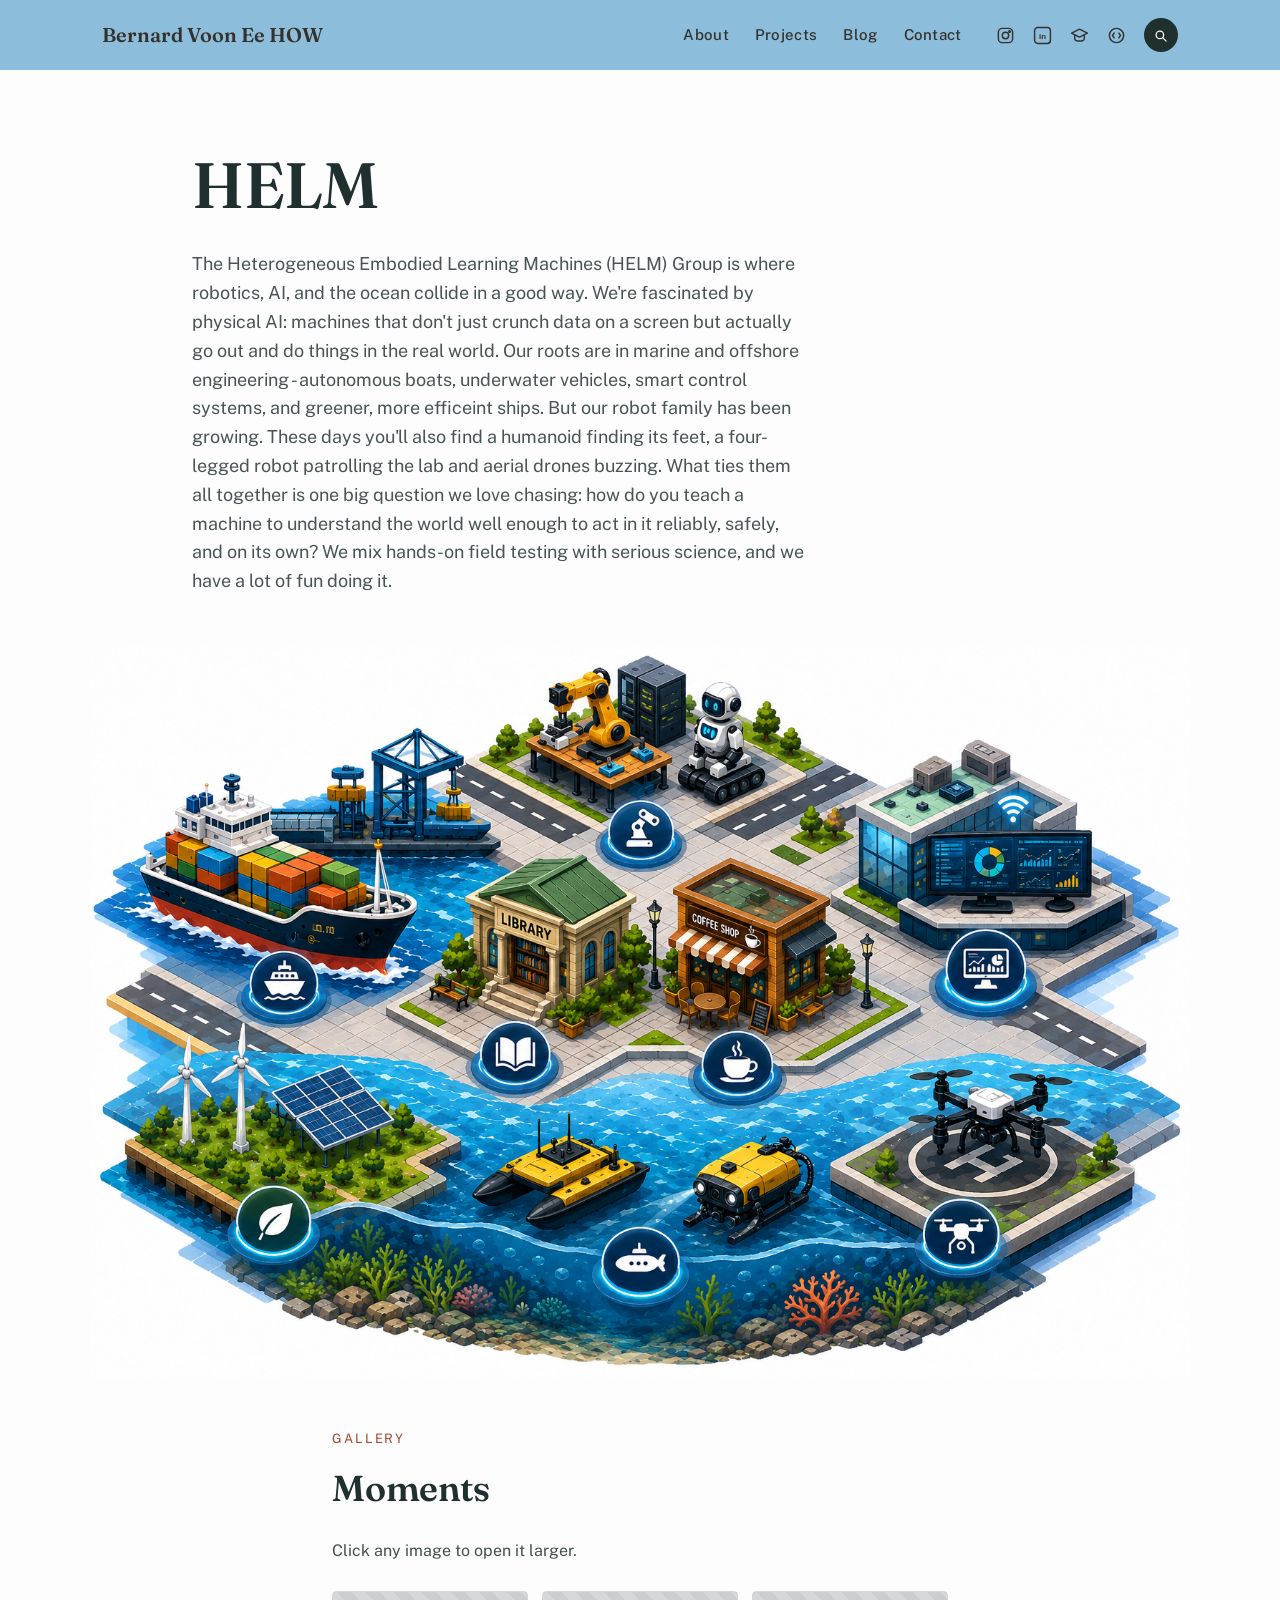
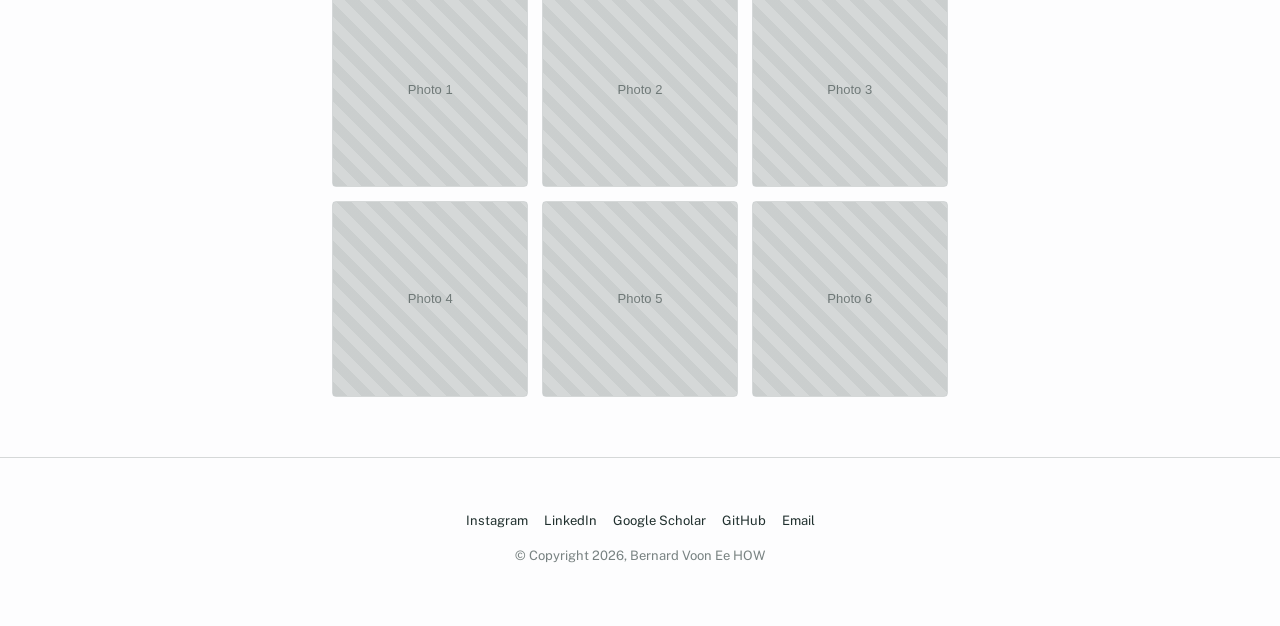
<file: index.html>
<!DOCTYPE html>
<html lang="en">
<head>
<meta charset="UTF-8">
<meta name="viewport" content="width=device-width, initial-scale=1.0">
<title>Bernard Voon Ee HOW</title>
<link rel="preconnect" href="https://fonts.googleapis.com">
<link href="https://fonts.googleapis.com/css2?family=Fraunces:opsz,wght@9..144,400;9..144,500;9..144,600&family=Public+Sans:wght@400;500;600&display=swap" rel="stylesheet">
<link rel="stylesheet" href="assets/css/style.css">
</head>
<body>

<header class="site-header">
  <div class="inner">
    <a class="logo" href="index.html">Bernard Voon Ee HOW</a>
    <div class="nav-group">
      <ul class="site-nav">
        <li><a href="about.html">About</a></li>
        <li><a href="projects.html">Projects</a></li>
        <li><a href="blog/index.html">Blog</a></li>
        <li><a href="contact.html">Contact</a></li>
      </ul>
      <div class="header-icons">
        <a href="https://instagram.com/yourhandle" target="_blank" rel="noopener" aria-label="Instagram">
          <svg viewBox="0 0 24 24" fill="none" stroke="currentColor" stroke-width="1.8"><rect x="3" y="3" width="18" height="18" rx="5"/><circle cx="12" cy="12" r="4"/><circle cx="17.2" cy="6.8" r="1"/></svg>
        </a>
        <a href="https://www.linkedin.com/in/bernard-how/" target="_blank" rel="noopener" aria-label="LinkedIn">
          <svg viewBox="0 0 24 24"><rect x="2" y="2" width="20" height="20" rx="4" fill="none" stroke="currentColor" stroke-width="1.8"/><text x="12" y="16" font-size="10" text-anchor="middle" fill="currentColor" font-family="sans-serif" font-weight="700">in</text></svg>
        </a>
        <a href="https://scholar.google.com/citations?user=pm2e44QAAAAJ&hl=en" target="_blank" rel="noopener" aria-label="Google Scholar">
          <svg viewBox="0 0 24 24" fill="none" stroke="currentColor" stroke-width="1.8" stroke-linejoin="round"><path d="M2 9l10-5 10 5-10 5-10-5z"/><path d="M6 11v5c0 1.5 2.5 3 6 3s6-1.5 6-3v-5"/></svg>
        </a>
        <a href="https://github.com/bernard-how" target="_blank" rel="noopener" aria-label="GitHub">
          <svg viewBox="0 0 24 24" fill="none" stroke="currentColor" stroke-width="1.8" stroke-linecap="round" stroke-linejoin="round"><circle cx="12" cy="12" r="9"/><path d="M9 9l-2 3 2 3M15 9l2 3-2 3"/></svg>
        </a>
        <a href="#" class="search-btn" aria-label="Search">
          <svg viewBox="0 0 24 24" fill="none" stroke="currentColor" stroke-width="2" stroke-linecap="round"><circle cx="11" cy="11" r="6"/><line x1="16" y1="16" x2="21" y2="21"/></svg>
        </a>
      </div>
    </div>
  </div>
</header>

<section class="hero">
  <h1>HELM</h1>
  <p class="lede">The Heterogeneous Embodied Learning Machines (HELM) Group is where robotics, AI, and the ocean collide in a good way. We're fascinated by physical AI: machines that don't just crunch data on a screen but actually go out and do things in the real world. Our roots are in marine and offshore engineering - autonomous boats, underwater vehicles, smart control systems, and greener, more efficeint ships. But our robot family has been growing. These days you'll also find a humanoid finding its feet, a four-legged robot patrolling the lab and aerial drones buzzing. What ties them all together is one big question we love chasing: how do you teach a machine to understand the world well enough to act in it reliably, safely, and on its own? We mix hands-on field testing with serious science, and we have a lot of fun doing it.</p>
</section>

<nav id="city-map" aria-label="Interactive maritime navigation map">
  <div class="interactive-map">
    <img
      src="assets/images/maritime-map.png"
      alt="Interactive maritime technology map"
      class="map-image"
    >

    <a href="ships.html" class="logo-hotspot logo-ships" aria-label="Ships">
      <span class="hotspot-tooltip">Ships</span>
    </a>

    <a href="robotics.html" class="logo-hotspot logo-robotics" aria-label="Robotics">
      <span class="hotspot-tooltip">Robotics</span>
    </a>

    <a href="digitalization.html" class="logo-hotspot logo-digitalization" aria-label="Digitalization">
      <span class="hotspot-tooltip">Digitalization</span>
    </a>

    <a href="publications.html" class="logo-hotspot logo-library" aria-label="Publications">
      <span class="hotspot-tooltip">Publications</span>
    </a>

    <a href="contact.html" class="logo-hotspot logo-contact" aria-label="Contact">
      <span class="hotspot-tooltip">Contact</span>
    </a>

    <a href="sustainability.html" class="logo-hotspot logo-sustainability" aria-label="Sustainability">
      <span class="hotspot-tooltip">Sustainability</span>
    </a>

    <a href="underwater-vehicles.html" class="logo-hotspot logo-underwater" aria-label="Underwater vehicles">
      <span class="hotspot-tooltip">Underwater Vehicles</span>
    </a>

    <a href="drone.html" class="logo-hotspot logo-drone" aria-label="Drone">
      <span class="hotspot-tooltip">Drone</span>
    </a>
  </div>
</nav>

<section class="page-section" style="padding-top:0;">
  <div class="eyebrow">Gallery</div>
  <h2>Moments</h2>
  <p>Click any image to open it larger.</p>

  <div class="gallery-grid" id="gallery">
    <button class="gallery-item" data-index="0"><span class="ph">Photo 1</span></button>
    <button class="gallery-item" data-index="1"><span class="ph">Photo 2</span></button>
    <button class="gallery-item" data-index="2"><span class="ph">Photo 3</span></button>
    <button class="gallery-item" data-index="3"><span class="ph">Photo 4</span></button>
    <button class="gallery-item" data-index="4"><span class="ph">Photo 5</span></button>
    <button class="gallery-item" data-index="5"><span class="ph">Photo 6</span></button>
  </div>
</section>

<div class="lightbox" id="lightbox" aria-hidden="true">
  <button class="lightbox-close" id="lightbox-close" aria-label="Close">&times;</button>
  <button class="lightbox-prev" id="lightbox-prev" aria-label="Previous image">&#8249;</button>
  <div class="lightbox-content">
    <span class="ph" id="lightbox-img">Photo</span>
  </div>
  <button class="lightbox-next" id="lightbox-next" aria-label="Next image">&#8250;</button>
</div>

<footer class="site-footer">
  <ul class="socials">
    <li><a href="https://instagram.com/yourhandle" target="_blank" rel="noopener">Instagram</a></li>
    <li><a href="https://www.linkedin.com/in/bernard-how/" target="_blank" rel="noopener">LinkedIn</a></li>
    <li><a href="https://scholar.google.com/citations?user=pm2e44QAAAAJ&hl=en" target="_blank" rel="noopener">Google Scholar</a></li>
    <li><a href="https://github.com/bernard-how" target="_blank" rel="noopener">GitHub</a></li>
    <li><a href="mailto:bernard.how@singaporetech.edu.sg">Email</a></li>
  </ul>
  © Copyright 2026, Bernard Voon Ee HOW
</footer>

<script src="assets/js/main.js"></script>
</body>
</html>
</file>
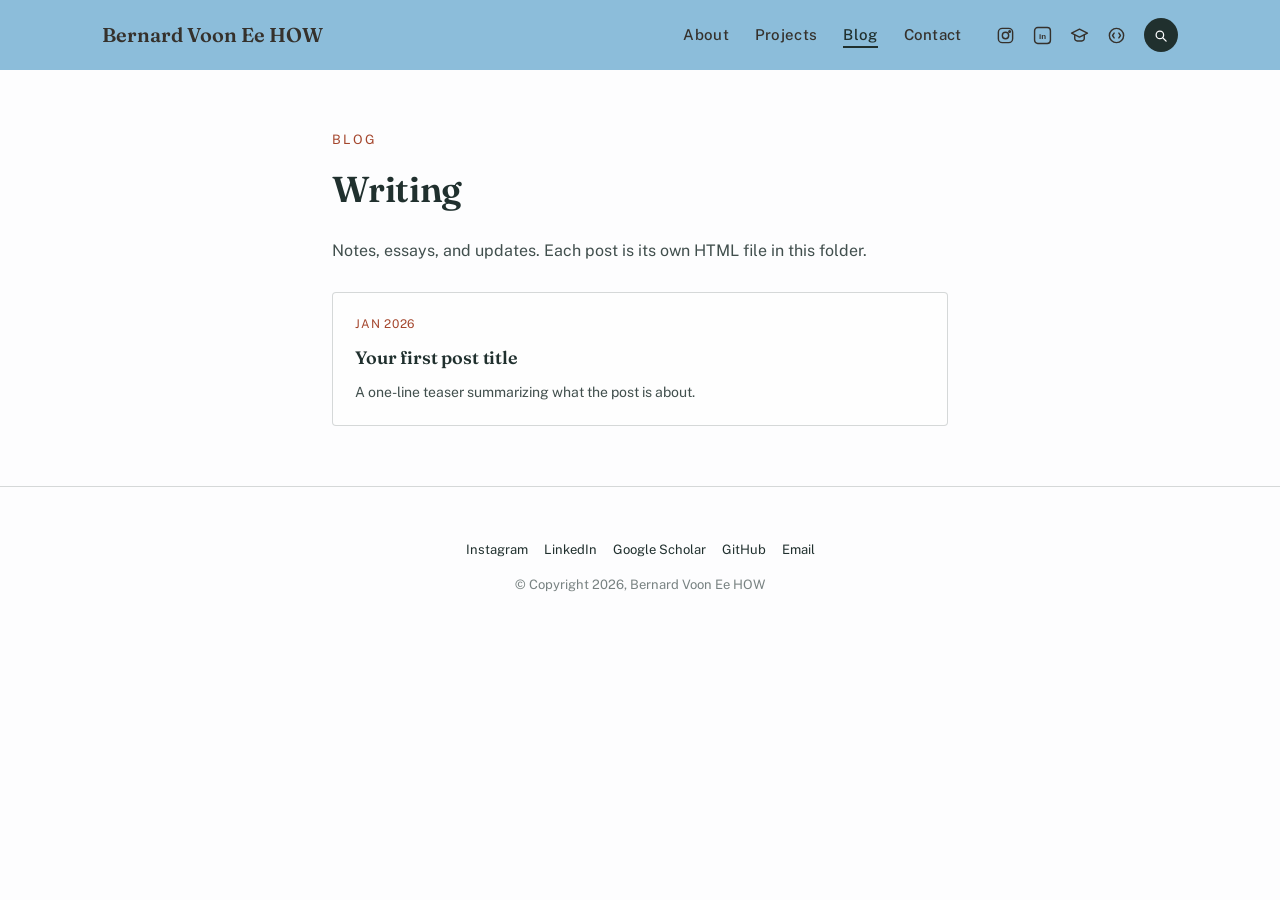
<file: blog/index.html>
<!DOCTYPE html>
<html lang="en">
<head>
<meta charset="UTF-8">
<meta name="viewport" content="width=device-width, initial-scale=1.0">
<title>Blog — Bernard Voon Ee HOW</title>
<link rel="preconnect" href="https://fonts.googleapis.com">
<link href="https://fonts.googleapis.com/css2?family=Fraunces:opsz,wght@9..144,400;9..144,500;9..144,600&family=Public+Sans:wght@400;500;600&display=swap" rel="stylesheet">
<link rel="stylesheet" href="../assets/css/style.css">
</head>
<body>

<header class="site-header">
  <div class="inner">
    <a class="logo" href="../index.html">Bernard Voon Ee HOW</a>
    <div class="nav-group">
      <ul class="site-nav">
        <li><a href="../about.html">About</a></li>
        <li><a href="../projects.html">Projects</a></li>
        <li><a href="index.html">Blog</a></li>
        <li><a href="../contact.html">Contact</a></li>
      </ul>
      <div class="header-icons">
        <a href="https://instagram.com/yourhandle" target="_blank" rel="noopener" aria-label="Instagram">
          <svg viewBox="0 0 24 24" fill="none" stroke="currentColor" stroke-width="1.8"><rect x="3" y="3" width="18" height="18" rx="5"/><circle cx="12" cy="12" r="4"/><circle cx="17.2" cy="6.8" r="1"/></svg>
        </a>
        <a href="https://www.linkedin.com/in/bernard-how/" target="_blank" rel="noopener" aria-label="LinkedIn">
          <svg viewBox="0 0 24 24"><rect x="2" y="2" width="20" height="20" rx="4" fill="none" stroke="currentColor" stroke-width="1.8"/><text x="12" y="16" font-size="10" text-anchor="middle" fill="currentColor" font-family="sans-serif" font-weight="700">in</text></svg>
        </a>
        <a href="https://scholar.google.com/citations?user=pm2e44QAAAAJ&hl=en" target="_blank" rel="noopener" aria-label="Google Scholar">
          <svg viewBox="0 0 24 24" fill="none" stroke="currentColor" stroke-width="1.8" stroke-linejoin="round"><path d="M2 9l10-5 10 5-10 5-10-5z"/><path d="M6 11v5c0 1.5 2.5 3 6 3s6-1.5 6-3v-5"/></svg>
        </a>
        <a href="https://github.com/bernard-how" target="_blank" rel="noopener" aria-label="GitHub">
          <svg viewBox="0 0 24 24" fill="none" stroke="currentColor" stroke-width="1.8" stroke-linecap="round" stroke-linejoin="round"><circle cx="12" cy="12" r="9"/><path d="M9 9l-2 3 2 3M15 9l2 3-2 3"/></svg>
        </a>
        <a href="#" class="search-btn" aria-label="Search">
          <svg viewBox="0 0 24 24" fill="none" stroke="currentColor" stroke-width="2" stroke-linecap="round"><circle cx="11" cy="11" r="6"/><line x1="16" y1="16" x2="21" y2="21"/></svg>
        </a>
      </div>
    </div>
  </div>
</header>

<section class="page-section">
  <div class="eyebrow">Blog</div>
  <h2>Writing</h2>
  <p>Notes, essays, and updates. Each post is its own HTML file in this folder.</p>

  <div class="card-grid">
    <a class="card" href="first-post.html">
      <span class="meta">Jan 2026</span>
      <h3>Your first post title</h3>
      <p>A one-line teaser summarizing what the post is about.</p>
    </a>
  </div>
</section>

<footer class="site-footer">
  <ul class="socials">
    <li><a href="https://instagram.com/yourhandle" target="_blank" rel="noopener">Instagram</a></li>
    <li><a href="https://www.linkedin.com/in/bernard-how/" target="_blank" rel="noopener">LinkedIn</a></li>
    <li><a href="https://scholar.google.com/citations?user=pm2e44QAAAAJ&hl=en" target="_blank" rel="noopener">Google Scholar</a></li>
    <li><a href="https://github.com/bernard-how" target="_blank" rel="noopener">GitHub</a></li>
    <li><a href="mailto:bernard.how@singaporetech.edu.sg">Email</a></li>
  </ul>
  © Copyright 2026, Bernard Voon Ee HOW
</footer>

<script src="../assets/js/main.js"></script>
</body>
</html>
</file>
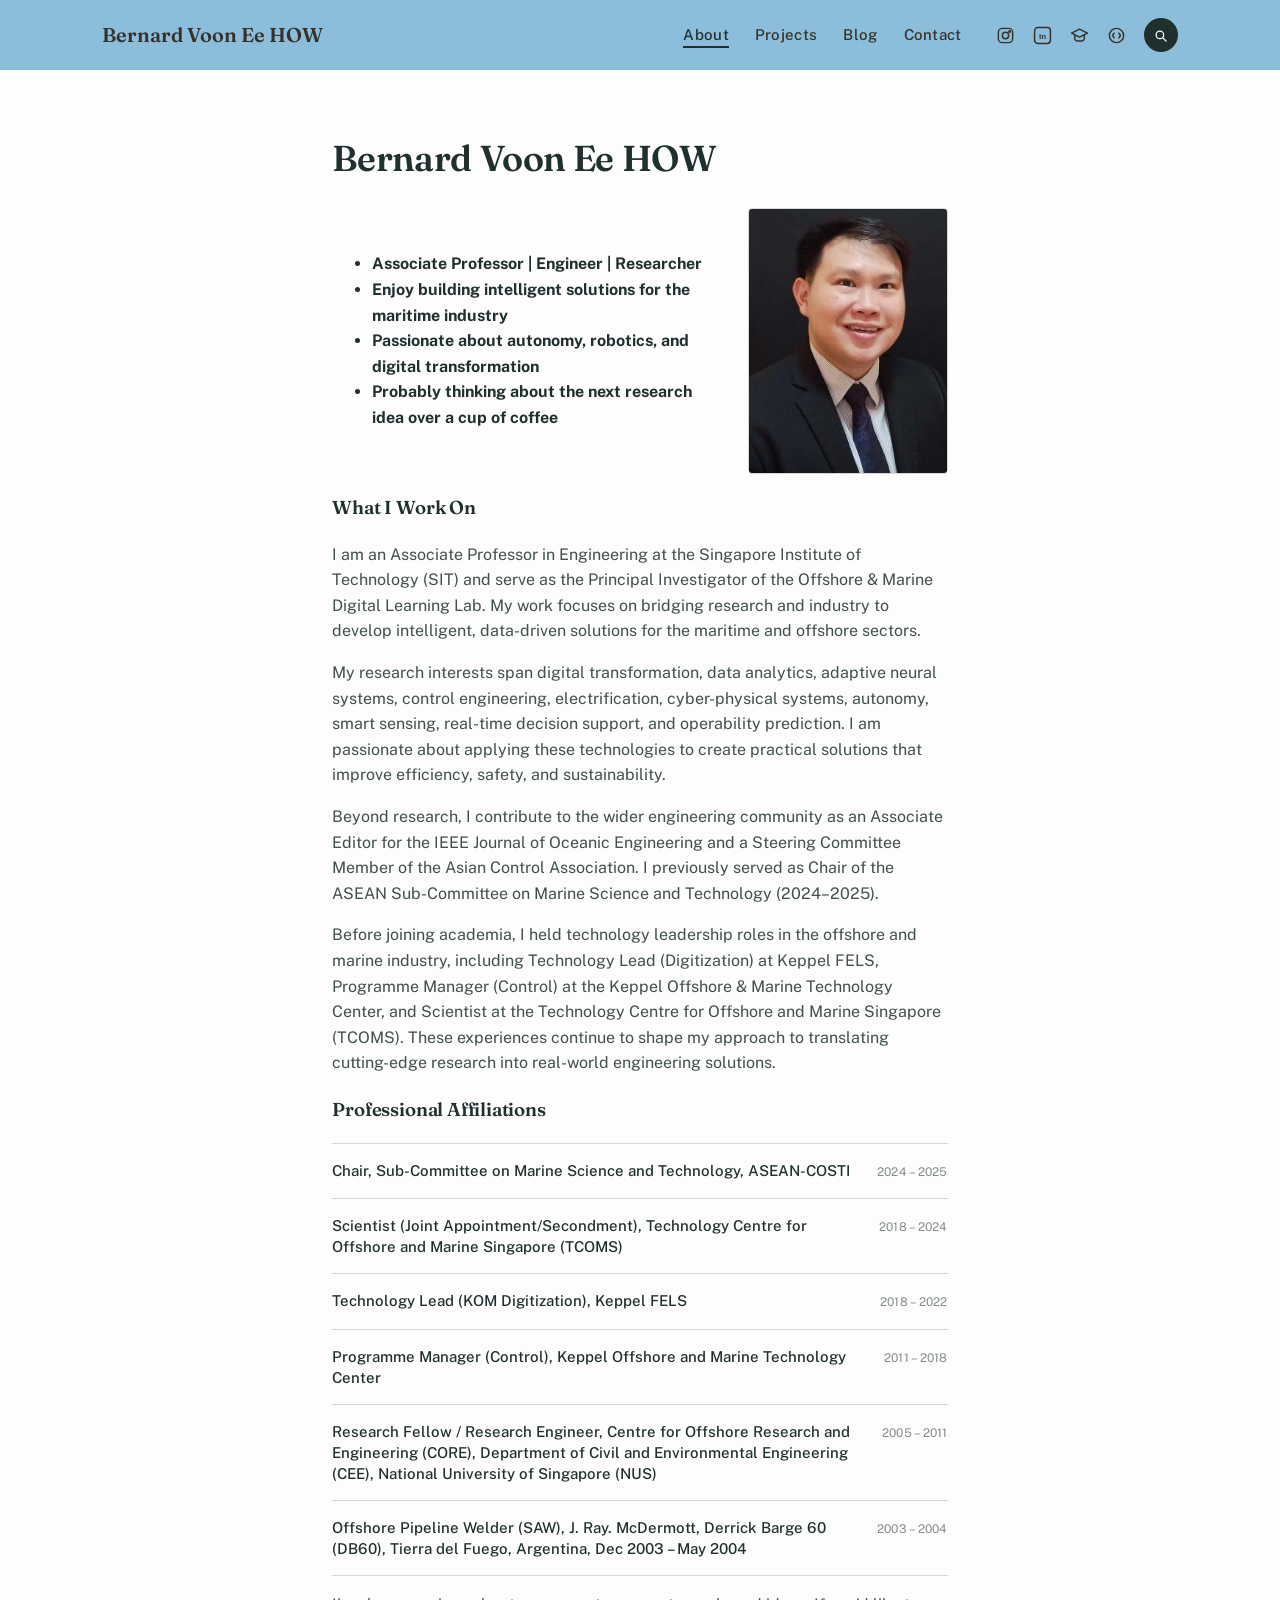
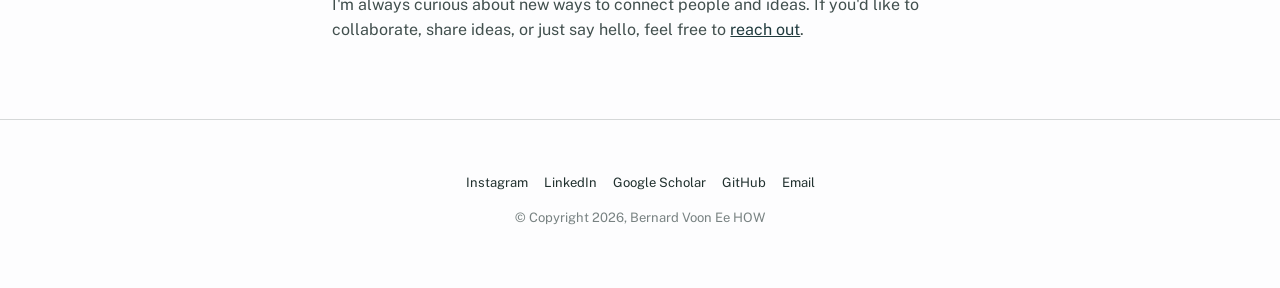
<file: about.html>
<!DOCTYPE html>
<html lang="en">
<head>
<meta charset="UTF-8">
<meta name="viewport" content="width=device-width, initial-scale=1.0">
<title>About — Bernard Voon Ee HOW</title>
<link rel="preconnect" href="https://fonts.googleapis.com">
<link href="https://fonts.googleapis.com/css2?family=Fraunces:opsz,wght@9..144,400;9..144,500;9..144,600&family=Public+Sans:wght@400;500;600&display=swap" rel="stylesheet">
<link rel="stylesheet" href="assets/css/style.css">
</head>
<body>

<header class="site-header">
  <div class="inner">
    <a class="logo" href="index.html">Bernard Voon Ee HOW</a>
    <div class="nav-group">
      <ul class="site-nav">
        <li><a href="about.html">About</a></li>
        <li><a href="projects.html">Projects</a></li>
        <li><a href="blog/index.html">Blog</a></li>
        <li><a href="contact.html">Contact</a></li>
      </ul>
      <div class="header-icons">
        <a href="https://instagram.com/yourhandle" target="_blank" rel="noopener" aria-label="Instagram">
          <svg viewBox="0 0 24 24" fill="none" stroke="currentColor" stroke-width="1.8"><rect x="3" y="3" width="18" height="18" rx="5"/><circle cx="12" cy="12" r="4"/><circle cx="17.2" cy="6.8" r="1"/></svg>
        </a>
        <a href="https://www.linkedin.com/in/bernard-how/" target="_blank" rel="noopener" aria-label="LinkedIn">
          <svg viewBox="0 0 24 24"><rect x="2" y="2" width="20" height="20" rx="4" fill="none" stroke="currentColor" stroke-width="1.8"/><text x="12" y="16" font-size="10" text-anchor="middle" fill="currentColor" font-family="sans-serif" font-weight="700">in</text></svg>
        </a>
        <a href="https://scholar.google.com/citations?user=pm2e44QAAAAJ&hl=en" target="_blank" rel="noopener" aria-label="Google Scholar">
          <svg viewBox="0 0 24 24" fill="none" stroke="currentColor" stroke-width="1.8" stroke-linejoin="round"><path d="M2 9l10-5 10 5-10 5-10-5z"/><path d="M6 11v5c0 1.5 2.5 3 6 3s6-1.5 6-3v-5"/></svg>
        </a>
        <a href="https://github.com/bernard-how" target="_blank" rel="noopener" aria-label="GitHub">
          <svg viewBox="0 0 24 24" fill="none" stroke="currentColor" stroke-width="1.8" stroke-linecap="round" stroke-linejoin="round"><circle cx="12" cy="12" r="9"/><path d="M9 9l-2 3 2 3M15 9l2 3-2 3"/></svg>
        </a>
        <a href="#" class="search-btn" aria-label="Search">
          <svg viewBox="0 0 24 24" fill="none" stroke="currentColor" stroke-width="2" stroke-linecap="round"><circle cx="11" cy="11" r="6"/><line x1="16" y1="16" x2="21" y2="21"/></svg>
        </a>
      </div>
    </div>
  </div>
</header>

<section class="page-section">
  <h2>Bernard Voon Ee HOW</h2>

  <div class="about-grid">
    <div class="about-text">
      <ul class="quick-facts">
        <li><strong> Associate Professor | Engineer | Researcher</strong></li>
        <li><strong> Enjoy building intelligent solutions for the maritime industry</strong></li>
        <li><strong> Passionate about autonomy, robotics, and digital transformation</strong></li>
        <li><strong> Probably thinking about the next research idea over a cup of coffee</strong></li>
      </ul>
    </div>
    <div class="about-photo">
      <img src="assets/images/BH Profile.jpg" alt="Professor Bernard How">
    </div>
  </div>

  <div class="about-subsection">
    <h3>What I Work On</h3>
    <p>
      I am an Associate Professor in Engineering at the Singapore Institute of Technology (SIT) and serve as the Principal Investigator of the Offshore & Marine Digital Learning Lab. 
      My work focuses on bridging research and industry to develop intelligent, data-driven solutions for the maritime and offshore sectors.
    </p>
    <p>
     My research interests span digital transformation, data analytics, adaptive neural systems, control engineering, electrification, cyber-physical systems, autonomy, smart sensing, 
     real-time decision support, and operability prediction. I am passionate about applying these technologies to create practical solutions that improve efficiency, safety, and sustainability.
    </p>
    <p>
    Beyond research, I contribute to the wider engineering community as an Associate Editor for the IEEE Journal of Oceanic Engineering and a Steering Committee Member of the Asian Control Association. 
    I previously served as Chair of the ASEAN Sub-Committee on Marine Science and Technology (2024–2025).
    </p>
    <p> 
    Before joining academia, I held technology leadership roles in the offshore and marine industry, including Technology Lead (Digitization) at Keppel FELS, Programme Manager (Control) at the Keppel 
    Offshore & Marine Technology Center, and Scientist at the Technology Centre for Offshore and Marine Singapore (TCOMS). These experiences continue to shape my approach to translating cutting-edge research 
    into real-world engineering solutions.
    </div></p>


  <div class="about-subsection">
    <h3>Professional Affiliations</h3>
    <div class="communities-grid">
      <div>
        <ul class="timeline-list">
        <li>
          <a href="#" target="_blank" rel="noopener">Chair, Sub-Committee on Marine Science and Technology, ASEAN-COSTI</a>
          <span class="year">2024 – 2025</span>
        </li>
        <li>
          <a href="#" target="_blank" rel="noopener">Scientist (Joint Appointment/Secondment), Technology Centre for Offshore and Marine Singapore (TCOMS)</a>
          <span class="year">2018 – 2024</span>
        </li>
        <li>
          <a href="#" target="_blank" rel="noopener">Technology Lead (KOM Digitization), Keppel FELS</a>
          <span class="year">2018 – 2022</span>
        </li>
        <li>
          <a href="#" target="_blank" rel="noopener">Programme Manager (Control), Keppel Offshore and Marine Technology Center</a>
          <span class="year">2011 – 2018</span>
        </li>
        <li>
          <a href="#" target="_blank" rel="noopener">Research Fellow / Research Engineer, Centre for Offshore Research and Engineering (CORE), Department of Civil and Environmental Engineering (CEE), National University of Singapore (NUS)</a>
          <span class="year">2005 – 2011</span>
        </li>
        <li>
          <a href="#" target="_blank" rel="noopener">Offshore Pipeline Welder (SAW), J. Ray. McDermott, Derrick Barge 60 (DB60), Tierra del Fuego, Argentina, Dec 2003 – May 2004</a>
          <span class="year">2003 – 2004</span>
        </li>
        </ul>
      </div>
    </div>
  </div>

  <p class="about-closing">
    I'm always curious about new ways to connect people and ideas. If you'd
    like to collaborate, share ideas, or just say hello, feel free to
    <a href="contact.html">reach out</a>.
  </p>
</section>

<footer class="site-footer">
  <ul class="socials">
    <li><a href="https://instagram.com/yourhandle" target="_blank" rel="noopener">Instagram</a></li>
    <li><a href="https://www.linkedin.com/in/bernard-how/" target="_blank" rel="noopener">LinkedIn</a></li>
    <li><a href="https://scholar.google.com/citations?user=pm2e44QAAAAJ&hl=en" target="_blank" rel="noopener">Google Scholar</a></li>
    <li><a href="https://github.com/bernard-how" target="_blank" rel="noopener">GitHub</a></li>
    <li><a href="mailto:bernard.how@singaporetech.edu.sg">Email</a></li>
  </ul>
  © Copyright 2026, Bernard Voon Ee HOW
</footer>

<script src="assets/js/main.js"></script>
</body>
</html>
</file>
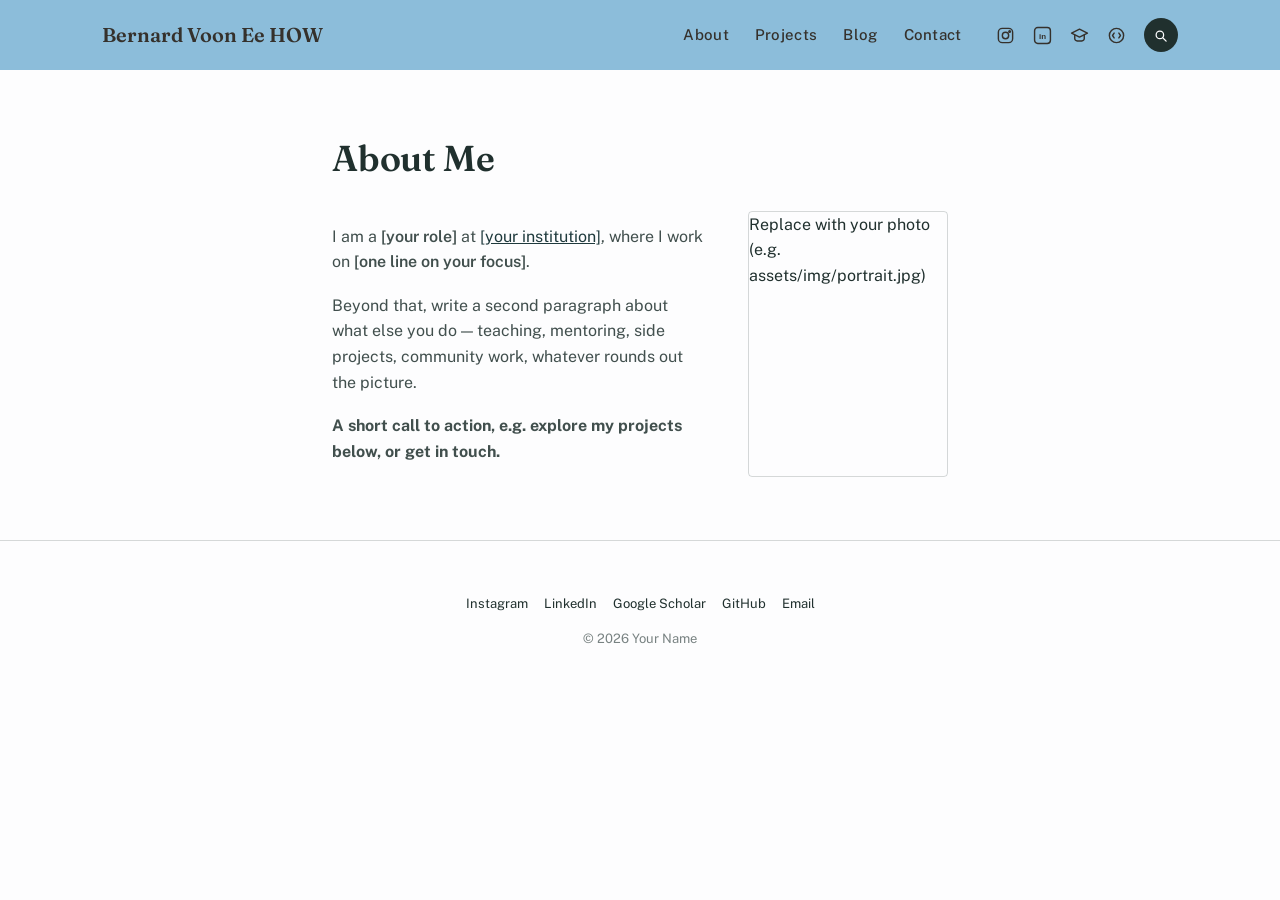
<file: aboutold.html>
<!DOCTYPE html>
<html lang="en">
<head>
<meta charset="UTF-8">
<meta name="viewport" content="width=device-width, initial-scale=1.0">
<title>About — Your Name</title>
<link rel="preconnect" href="https://fonts.googleapis.com">
<link href="https://fonts.googleapis.com/css2?family=Fraunces:opsz,wght@9..144,400;9..144,500;9..144,600&family=Public+Sans:wght@400;500;600&display=swap" rel="stylesheet">
<link rel="stylesheet" href="assets/css/style.css">
</head>
<body>

<header class="site-header">
  <div class="inner">
    <a class="logo" href="index.html">Bernard Voon Ee HOW</a>
    <div class="nav-group">
      <ul class="site-nav">
        <li><a href="about.html">About</a></li>
        <li><a href="projects.html">Projects</a></li>
        <li><a href="blog/index.html">Blog</a></li>
        <li><a href="contact.html">Contact</a></li>
      </ul>
      <div class="header-icons">
        <a href="https://instagram.com/yourhandle" target="_blank" rel="noopener" aria-label="Instagram">
          <svg viewBox="0 0 24 24" fill="none" stroke="currentColor" stroke-width="1.8"><rect x="3" y="3" width="18" height="18" rx="5"/><circle cx="12" cy="12" r="4"/><circle cx="17.2" cy="6.8" r="1"/></svg>
        </a>
        <a href="https://linkedin.com/in/yourhandle" target="_blank" rel="noopener" aria-label="LinkedIn">
          <svg viewBox="0 0 24 24"><rect x="2" y="2" width="20" height="20" rx="4" fill="none" stroke="currentColor" stroke-width="1.8"/><text x="12" y="16" font-size="10" text-anchor="middle" fill="currentColor" font-family="sans-serif" font-weight="700">in</text></svg>
        </a>
        <a href="https://scholar.google.com/citations?user=yourid" target="_blank" rel="noopener" aria-label="Google Scholar">
          <svg viewBox="0 0 24 24" fill="none" stroke="currentColor" stroke-width="1.8" stroke-linejoin="round"><path d="M2 9l10-5 10 5-10 5-10-5z"/><path d="M6 11v5c0 1.5 2.5 3 6 3s6-1.5 6-3v-5"/></svg>
        </a>
        <a href="https://github.com/yourhandle" target="_blank" rel="noopener" aria-label="GitHub">
          <svg viewBox="0 0 24 24" fill="none" stroke="currentColor" stroke-width="1.8" stroke-linecap="round" stroke-linejoin="round"><circle cx="12" cy="12" r="9"/><path d="M9 9l-2 3 2 3M15 9l2 3-2 3"/></svg>
        </a>
        <a href="#" class="search-btn" aria-label="Search">
          <svg viewBox="0 0 24 24" fill="none" stroke="currentColor" stroke-width="2" stroke-linecap="round"><circle cx="11" cy="11" r="6"/><line x1="16" y1="16" x2="21" y2="21"/></svg>
        </a>
      </div>
    </div>
  </div>
</header>

<section class="page-section">
  <h2>About Me</h2>

  <div class="about-grid">
    <div class="about-text">
      <p>
        I am a <span class="highlight">[your role]</span> at
        <a href="#" target="_blank" rel="noopener">[your institution]</a>,
        where I work on <span class="highlight">[one line on your focus]</span>.
      </p>
      <p>
        Beyond that, write a second paragraph about what else you do &mdash;
        teaching, mentoring, side projects, community work, whatever rounds
        out the picture.
      </p>
      <p>
        <strong>A short call to action, e.g. explore my projects below, or
        get in touch.</strong>
      </p>
    </div>
    <div class="about-photo">
      Replace with your photo<br>(e.g. assets/img/portrait.jpg)
    </div>
  </div>
</section>

<footer class="site-footer">
  <ul class="socials">
    <li><a href="https://instagram.com/yourhandle" target="_blank" rel="noopener">Instagram</a></li>
    <li><a href="https://linkedin.com/in/yourhandle" target="_blank" rel="noopener">LinkedIn</a></li>
    <li><a href="https://scholar.google.com/citations?user=yourid" target="_blank" rel="noopener">Google Scholar</a></li>
    <li><a href="https://github.com/yourhandle" target="_blank" rel="noopener">GitHub</a></li>
    <li><a href="mailto:you@example.com">Email</a></li>
  </ul>
  &copy; 2026 Your Name
</footer>

<script src="assets/js/main.js"></script>
</body>
</html>
</file>
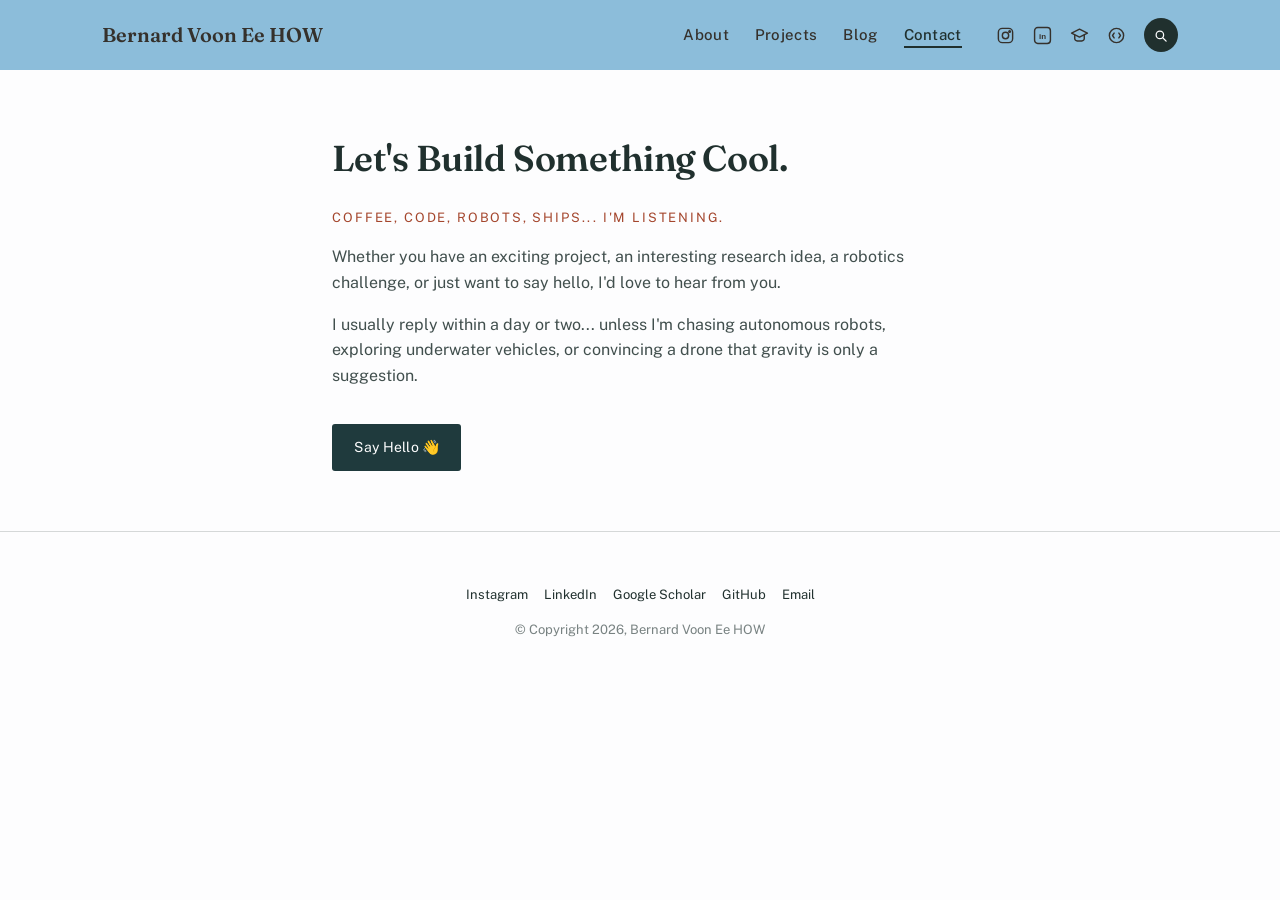
<file: contact.html>
<!DOCTYPE html>
<html lang="en">
<head>
<meta charset="UTF-8">
<meta name="viewport" content="width=device-width, initial-scale=1.0">
<title>Contact — Bernard Voon Ee HOW</title>
<link rel="preconnect" href="https://fonts.googleapis.com">
<link href="https://fonts.googleapis.com/css2?family=Fraunces:opsz,wght@9..144,400;9..144,500;9..144,600&family=Public+Sans:wght@400;500;600&display=swap" rel="stylesheet">
<link rel="stylesheet" href="assets/css/style.css">
</head>
<body>

<header class="site-header">
  <div class="inner">
    <a class="logo" href="index.html">Bernard Voon Ee HOW</a>
    <div class="nav-group">
      <ul class="site-nav">
        <li><a href="about.html">About</a></li>
        <li><a href="projects.html">Projects</a></li>
        <li><a href="blog/index.html">Blog</a></li>
        <li><a href="contact.html">Contact</a></li>
      </ul>
      <div class="header-icons">
        <a href="https://instagram.com/yourhandle" target="_blank" rel="noopener" aria-label="Instagram">
          <svg viewBox="0 0 24 24" fill="none" stroke="currentColor" stroke-width="1.8"><rect x="3" y="3" width="18" height="18" rx="5"/><circle cx="12" cy="12" r="4"/><circle cx="17.2" cy="6.8" r="1"/></svg>
        </a>
        <a href="https://www.linkedin.com/in/bernard-how/" target="_blank" rel="noopener" aria-label="LinkedIn">
          <svg viewBox="0 0 24 24"><rect x="2" y="2" width="20" height="20" rx="4" fill="none" stroke="currentColor" stroke-width="1.8"/><text x="12" y="16" font-size="10" text-anchor="middle" fill="currentColor" font-family="sans-serif" font-weight="700">in</text></svg>
        </a>
        <a href="https://scholar.google.com/citations?user=pm2e44QAAAAJ&hl=en" target="_blank" rel="noopener" aria-label="Google Scholar">
          <svg viewBox="0 0 24 24" fill="none" stroke="currentColor" stroke-width="1.8" stroke-linejoin="round"><path d="M2 9l10-5 10 5-10 5-10-5z"/><path d="M6 11v5c0 1.5 2.5 3 6 3s6-1.5 6-3v-5"/></svg>
        </a>
        <a href="https://github.com/bernard-how" target="_blank" rel="noopener" aria-label="GitHub">
          <svg viewBox="0 0 24 24" fill="none" stroke="currentColor" stroke-width="1.8" stroke-linecap="round" stroke-linejoin="round"><circle cx="12" cy="12" r="9"/><path d="M9 9l-2 3 2 3M15 9l2 3-2 3"/></svg>
        </a>
        <a href="#" class="search-btn" aria-label="Search">
          <svg viewBox="0 0 24 24" fill="none" stroke="currentColor" stroke-width="2" stroke-linecap="round"><circle cx="11" cy="11" r="6"/><line x1="16" y1="16" x2="21" y2="21"/></svg>
        </a>
      </div>
    </div>
  </div>
</header>

<section class="page-section">

<h2>Let's Build Something Cool.</h2>

<div class="eyebrow">
  Coffee, code, robots, ships... I'm listening.
</div>

<p>
Whether you have an exciting project, an interesting research idea,
a robotics challenge, or just want to say hello,
I'd love to hear from you.
</p>

<p>
I usually reply within a day or two...
unless I'm chasing autonomous robots,
exploring underwater vehicles,
or convincing a drone that gravity is only a suggestion.
</p>

<a class="btn" href="mailto:bernard.how@singaporetech.edu.sg">
  Say Hello 👋
</a>

</section>

<footer class="site-footer">
  <ul class="socials">
    <li><a href="https://instagram.com/yourhandle" target="_blank" rel="noopener">Instagram</a></li>
    <li><a href="https://www.linkedin.com/in/bernard-how/" target="_blank" rel="noopener">LinkedIn</a></li>
    <li><a href="https://scholar.google.com/citations?user=pm2e44QAAAAJ&hl=en" target="_blank" rel="noopener">Google Scholar</a></li>
    <li><a href="https://github.com/bernard-how" target="_blank" rel="noopener">GitHub</a></li>
    <li><a href="mailto:you@example.com">Email</a></li>
  </ul>
  © Copyright 2026, Bernard Voon Ee HOW
</footer>

<script src="assets/js/main.js"></script>
</body>
</html>
</file>
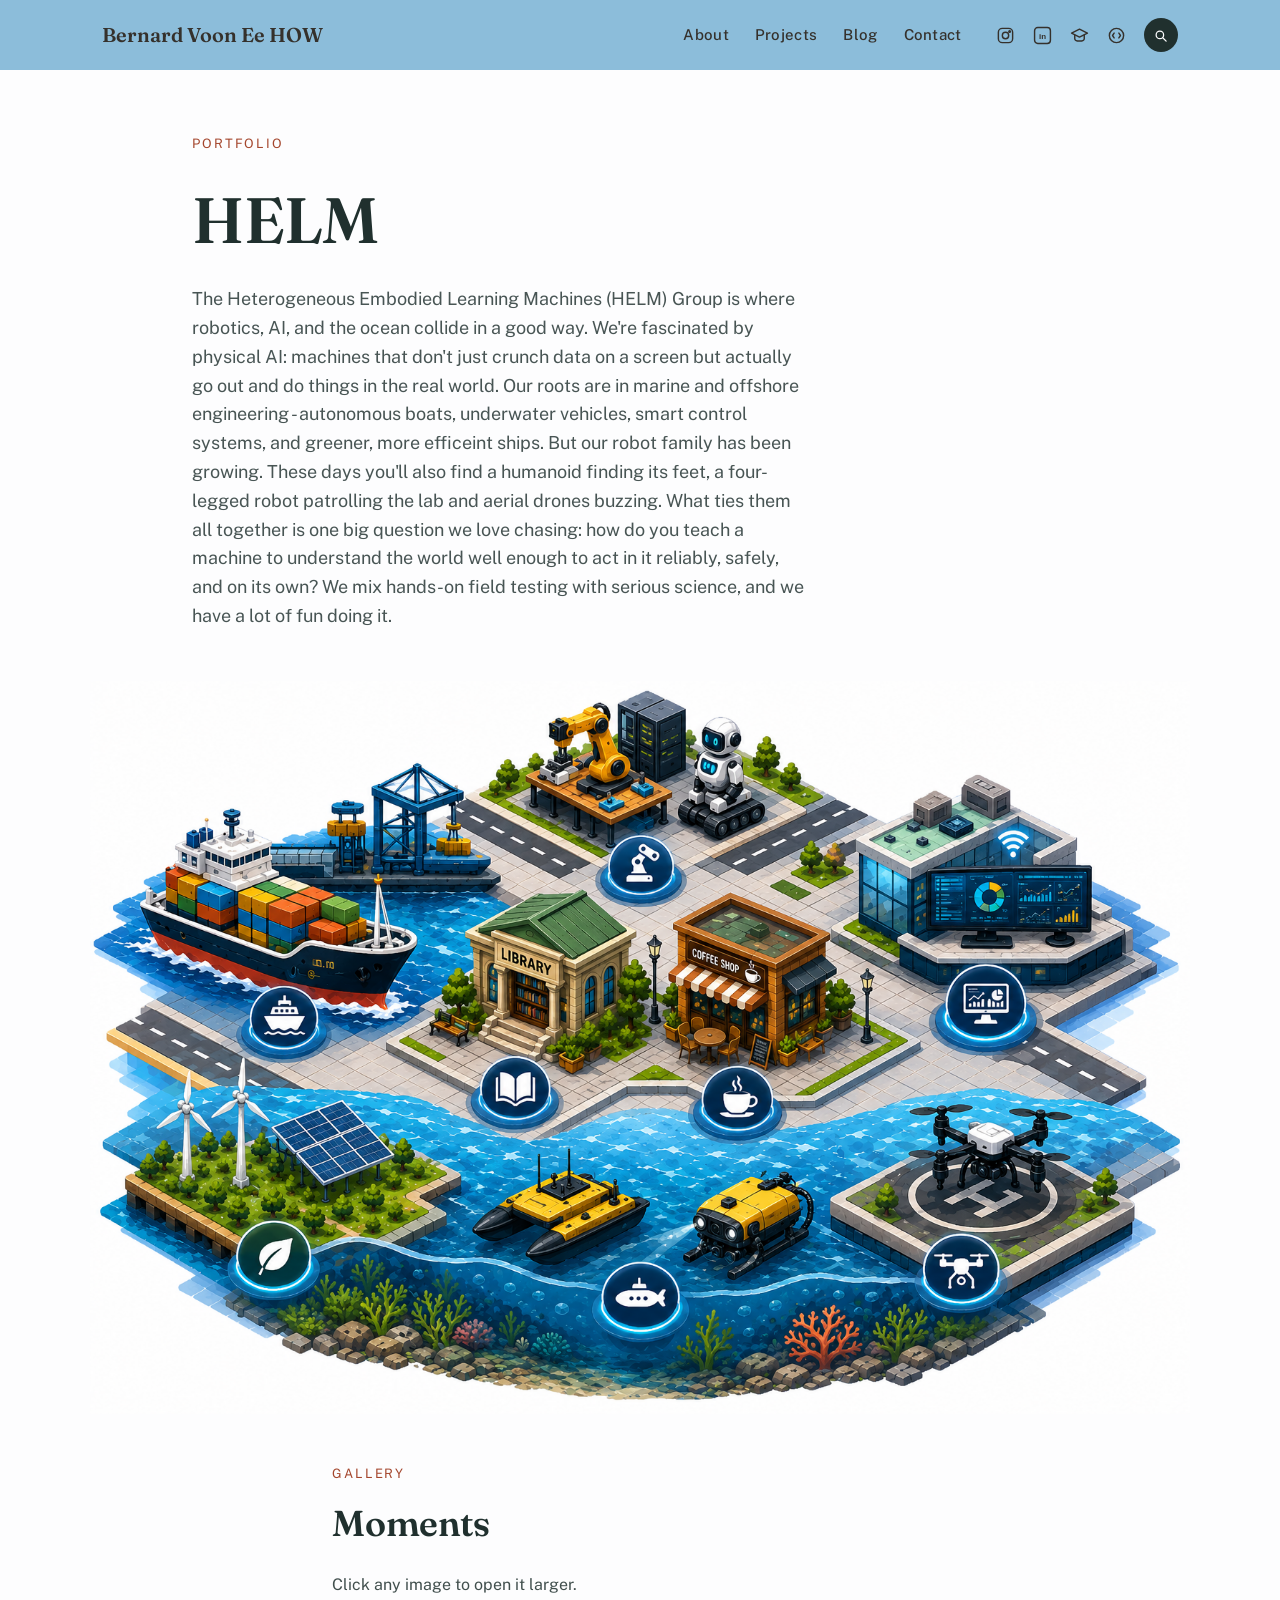
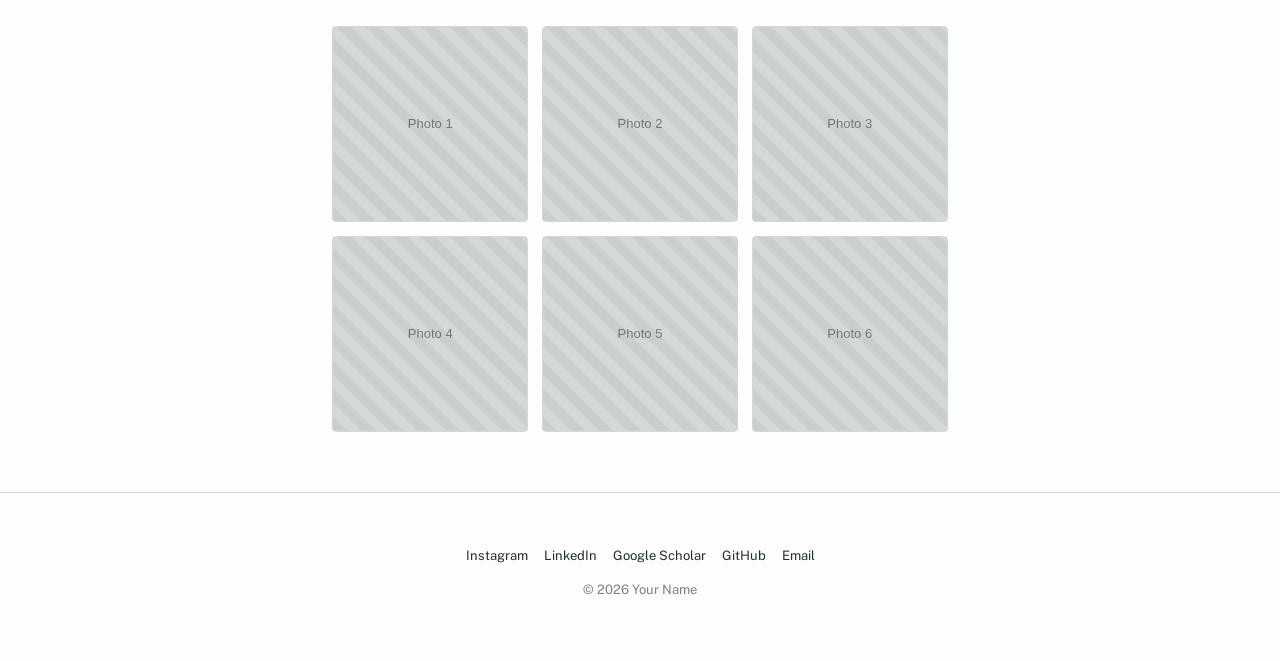
<file: indexold.html>
<!DOCTYPE html>
<html lang="en">
<head>
<meta charset="UTF-8">
<meta name="viewport" content="width=device-width, initial-scale=1.0">
<title>Your Name</title>
<link rel="preconnect" href="https://fonts.googleapis.com">
<link href="https://fonts.googleapis.com/css2?family=Fraunces:opsz,wght@9..144,400;9..144,500;9..144,600&family=Public+Sans:wght@400;500;600&display=swap" rel="stylesheet">
<link rel="stylesheet" href="assets/css/style.css">
</head>
<body>

<header class="site-header">
  <div class="inner">
    <a class="logo" href="index.html">Bernard Voon Ee HOW</a>
    <div class="nav-group">
      <ul class="site-nav">
        <li><a href="about.html">About</a></li>
        <li><a href="projects.html">Projects</a></li>
        <li><a href="blog/index.html">Blog</a></li>
        <li><a href="contact.html">Contact</a></li>
      </ul>
      <div class="header-icons">
        <a href="https://instagram.com/yourhandle" target="_blank" rel="noopener" aria-label="Instagram">
          <svg viewBox="0 0 24 24" fill="none" stroke="currentColor" stroke-width="1.8"><rect x="3" y="3" width="18" height="18" rx="5"/><circle cx="12" cy="12" r="4"/><circle cx="17.2" cy="6.8" r="1"/></svg>
        </a>
        <a href="https://linkedin.com/in/yourhandle" target="_blank" rel="noopener" aria-label="LinkedIn">
          <svg viewBox="0 0 24 24"><rect x="2" y="2" width="20" height="20" rx="4" fill="none" stroke="currentColor" stroke-width="1.8"/><text x="12" y="16" font-size="10" text-anchor="middle" fill="currentColor" font-family="sans-serif" font-weight="700">in</text></svg>
        </a>
        <a href="https://scholar.google.com/citations?user=yourid" target="_blank" rel="noopener" aria-label="Google Scholar">
          <svg viewBox="0 0 24 24" fill="none" stroke="currentColor" stroke-width="1.8" stroke-linejoin="round"><path d="M2 9l10-5 10 5-10 5-10-5z"/><path d="M6 11v5c0 1.5 2.5 3 6 3s6-1.5 6-3v-5"/></svg>
        </a>
        <a href="https://github.com/yourhandle" target="_blank" rel="noopener" aria-label="GitHub">
          <svg viewBox="0 0 24 24" fill="none" stroke="currentColor" stroke-width="1.8" stroke-linecap="round" stroke-linejoin="round"><circle cx="12" cy="12" r="9"/><path d="M9 9l-2 3 2 3M15 9l2 3-2 3"/></svg>
        </a>
        <a href="#" class="search-btn" aria-label="Search">
          <svg viewBox="0 0 24 24" fill="none" stroke="currentColor" stroke-width="2" stroke-linecap="round"><circle cx="11" cy="11" r="6"/><line x1="16" y1="16" x2="21" y2="21"/></svg>
        </a>
      </div>
    </div>
  </div>
</header>

<section class="hero">
  <div class="eyebrow">Portfolio</div>
  <h1>HELM</h1>
  <p class="lede">The Heterogeneous Embodied Learning Machines (HELM) Group is where robotics, AI, and the ocean collide in a good way. We're fascinated by physical AI: machines that don't just crunch data on a screen but actually go out and do things in the real world. Our roots are in marine and offshore engineering - autonomous boats, underwater vehicles, smart control systems, and greener, more efficeint ships. But our robot family has been growing. These days you'll also find a humanoid finding its feet, a four-legged robot patrolling the lab and aerial drones buzzing. What ties them all together is one big question we love chasing: how do you teach a machine to understand the world well enough to act in it reliably, safely, and on its own? We mix hands-on field testing with serious science, and we have a lot of fun doing it.</p>
</section>

<nav id="city-map" aria-label="Interactive maritime navigation map">

  <div class="interactive-map">

    <img
      src="assets/images/maritime-map.png"
      alt="Interactive maritime technology map"
      class="map-image"
    >

    <!-- Ships -->
    <a
      href="ships.html"
      class="map-hotspot hotspot-ships"
      aria-label="Ships"
    >

    </a>

    <!-- Robotics -->
    <a
      href="robotics.html"
      class="map-hotspot hotspot-robotics"
      aria-label="Robotics"
    >

    </a>

    <!-- Digitalization -->
    <a
      href="digitalization.html"
      class="map-hotspot hotspot-digitalization"
      aria-label="Digitalization"
    >

    </a>

    <!-- Library / Publications -->
    <a
      href="blog/index.html"
      class="map-hotspot hotspot-library"
      aria-label="Library and publications"
    >
 
    </a>

    <!-- Coffee shop / Contact -->
    <a
      href="contact.html"
      class="map-hotspot hotspot-coffee"
      aria-label="Contact"
    >

    </a>

    <!-- Sustainability -->
    <a
      href="sustainability.html"
      class="map-hotspot hotspot-sustainability"
      aria-label="Sustainability"
    >
    
    </a>

    <!-- Underwater vehicles -->
    <a
      href="underwater-vehicles.html"
      class="map-hotspot hotspot-underwater"
      aria-label="Underwater vehicles"
    >
    
    </a>

    <!-- Drone -->
    <a
      href="drone.html"
      class="map-hotspot hotspot-drone"
      aria-label="Drone"
    >
   
    </a>

  </div>

</nav>

<section class="page-section" style="padding-top:0;">
  <div class="eyebrow">Gallery</div>
  <h2>Moments</h2>
  <p>Click any image to open it larger.</p>

  <div class="gallery-grid" id="gallery">
    <button class="gallery-item" data-index="0"><span class="ph">Photo 1</span></button>
    <button class="gallery-item" data-index="1"><span class="ph">Photo 2</span></button>
    <button class="gallery-item" data-index="2"><span class="ph">Photo 3</span></button>
    <button class="gallery-item" data-index="3"><span class="ph">Photo 4</span></button>
    <button class="gallery-item" data-index="4"><span class="ph">Photo 5</span></button>
    <button class="gallery-item" data-index="5"><span class="ph">Photo 6</span></button>
  </div>
</section>

<div class="lightbox" id="lightbox" aria-hidden="true">
  <button class="lightbox-close" id="lightbox-close" aria-label="Close">&times;</button>
  <button class="lightbox-prev" id="lightbox-prev" aria-label="Previous image">&#8249;</button>
  <div class="lightbox-content">
    <span class="ph" id="lightbox-img">Photo</span>
  </div>
  <button class="lightbox-next" id="lightbox-next" aria-label="Next image">&#8250;</button>
</div>

<footer class="site-footer">
  <ul class="socials">
    <li><a href="https://instagram.com/yourhandle" target="_blank" rel="noopener">Instagram</a></li>
    <li><a href="https://linkedin.com/in/yourhandle" target="_blank" rel="noopener">LinkedIn</a></li>
    <li><a href="https://scholar.google.com/citations?user=yourid" target="_blank" rel="noopener">Google Scholar</a></li>
    <li><a href="https://github.com/yourhandle" target="_blank" rel="noopener">GitHub</a></li>
    <li><a href="mailto:you@example.com">Email</a></li>
  </ul>
  &copy; 2026 Your Name
</footer>

<script src="assets/js/main.js"></script>
</body>
</html>
</file>
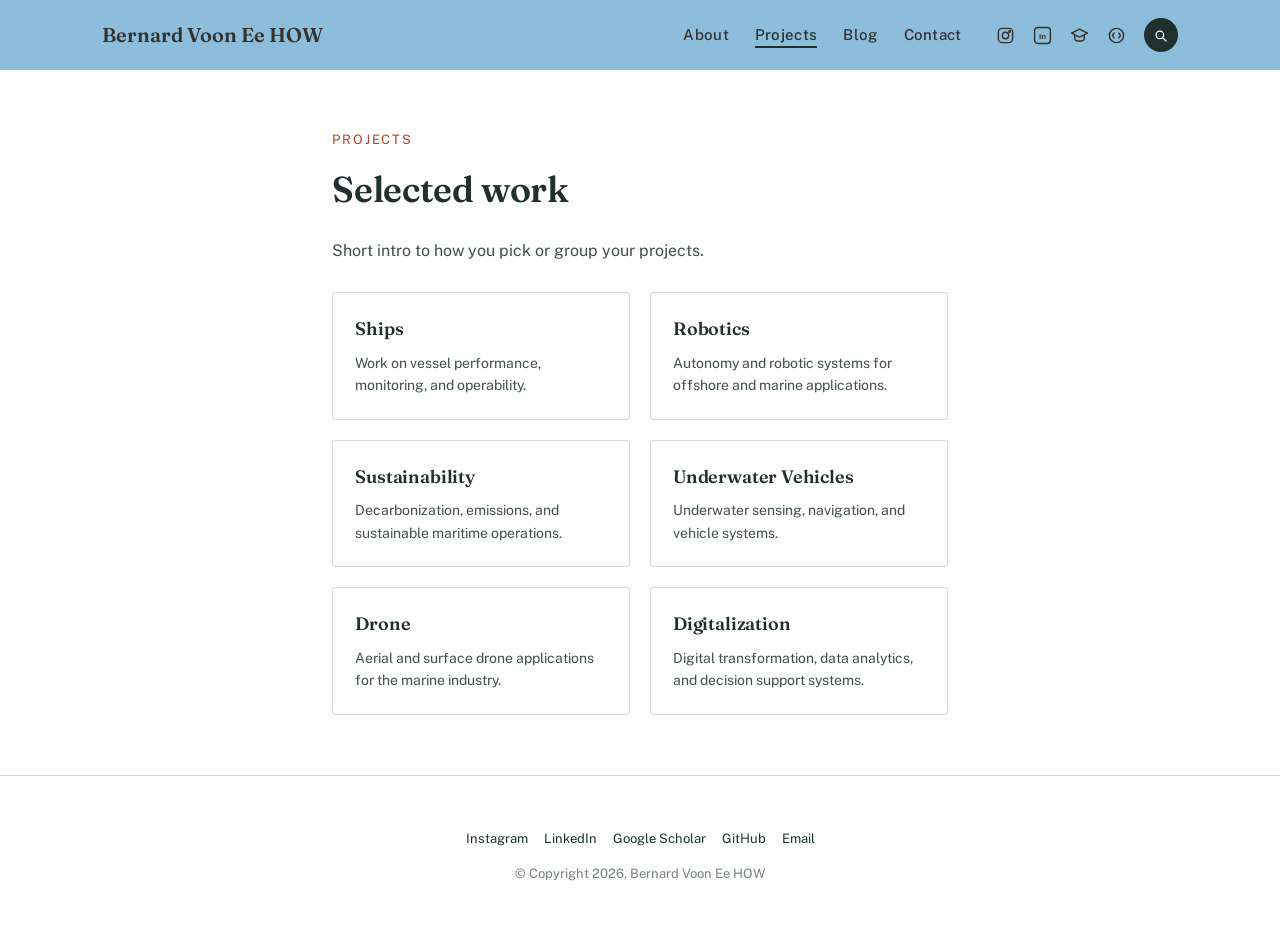
<file: projects.html>
<!DOCTYPE html>
<html lang="en">
<head>
<meta charset="UTF-8">
<meta name="viewport" content="width=device-width, initial-scale=1.0">
<title>Projects — Bernard Voon Ee HOW</title>
<link rel="preconnect" href="https://fonts.googleapis.com">
<link href="https://fonts.googleapis.com/css2?family=Fraunces:opsz,wght@9..144,400;9..144,500;9..144,600&family=Public+Sans:wght@400;500;600&display=swap" rel="stylesheet">
<link rel="stylesheet" href="assets/css/style.css">
</head>
<body>

<header class="site-header">
  <div class="inner">
    <a class="logo" href="index.html">Bernard Voon Ee HOW</a>
    <div class="nav-group">
      <ul class="site-nav">
        <li><a href="about.html">About</a></li>
        <li><a href="projects.html">Projects</a></li>
        <li><a href="blog/index.html">Blog</a></li>
        <li><a href="contact.html">Contact</a></li>
      </ul>
      <div class="header-icons">
        <a href="https://instagram.com/yourhandle" target="_blank" rel="noopener" aria-label="Instagram">
          <svg viewBox="0 0 24 24" fill="none" stroke="currentColor" stroke-width="1.8"><rect x="3" y="3" width="18" height="18" rx="5"/><circle cx="12" cy="12" r="4"/><circle cx="17.2" cy="6.8" r="1"/></svg>
        </a>
        <a href="https://www.linkedin.com/in/bernard-how/" target="_blank" rel="noopener" aria-label="LinkedIn">
          <svg viewBox="0 0 24 24"><rect x="2" y="2" width="20" height="20" rx="4" fill="none" stroke="currentColor" stroke-width="1.8"/><text x="12" y="16" font-size="10" text-anchor="middle" fill="currentColor" font-family="sans-serif" font-weight="700">in</text></svg>
        </a>
        <a href="https://scholar.google.com/citations?user=pm2e44QAAAAJ&hl=en" target="_blank" rel="noopener" aria-label="Google Scholar">
          <svg viewBox="0 0 24 24" fill="none" stroke="currentColor" stroke-width="1.8" stroke-linejoin="round"><path d="M2 9l10-5 10 5-10 5-10-5z"/><path d="M6 11v5c0 1.5 2.5 3 6 3s6-1.5 6-3v-5"/></svg>
        </a>
        <a href="https://github.com/bernard-how" target="_blank" rel="noopener" aria-label="GitHub">
          <svg viewBox="0 0 24 24" fill="none" stroke="currentColor" stroke-width="1.8" stroke-linecap="round" stroke-linejoin="round"><circle cx="12" cy="12" r="9"/><path d="M9 9l-2 3 2 3M15 9l2 3-2 3"/></svg>
        </a>
        <a href="#" class="search-btn" aria-label="Search">
          <svg viewBox="0 0 24 24" fill="none" stroke="currentColor" stroke-width="2" stroke-linecap="round"><circle cx="11" cy="11" r="6"/><line x1="16" y1="16" x2="21" y2="21"/></svg>
        </a>
      </div>
    </div>
  </div>
</header>

<section class="page-section">
  <div class="eyebrow">Projects</div>
  <h2>Selected work</h2>
  <p>Short intro to how you pick or group your projects.</p>

  <div class="card-grid">
    <a class="card" href="ships.html">
      <h3>Ships</h3>
      <p>Work on vessel performance, monitoring, and operability.</p>
    </a>
    <a class="card" href="robotics.html">
      <h3>Robotics</h3>
      <p>Autonomy and robotic systems for offshore and marine applications.</p>
    </a>
    <a class="card" href="sustainability.html">
      <h3>Sustainability</h3>
      <p>Decarbonization, emissions, and sustainable maritime operations.</p>
    </a>
    <a class="card" href="underwater-vehicles.html">
      <h3>Underwater Vehicles</h3>
      <p>Underwater sensing, navigation, and vehicle systems.</p>
    </a>
    <a class="card" href="drone.html">
      <h3>Drone</h3>
      <p>Aerial and surface drone applications for the marine industry.</p>
    </a>
    <a class="card" href="digitalization.html">
      <h3>Digitalization</h3>
      <p>Digital transformation, data analytics, and decision support systems.</p>
    </a>
  </div>
</section>

<footer class="site-footer">
  <ul class="socials">
    <li><a href="https://instagram.com/yourhandle" target="_blank" rel="noopener">Instagram</a></li>
    <li><a href="https://www.linkedin.com/in/bernard-how/" target="_blank" rel="noopener">LinkedIn</a></li>
    <li><a href="https://scholar.google.com/citations?user=pm2e44QAAAAJ&hl=en" target="_blank" rel="noopener">Google Scholar</a></li>
    <li><a href="https://github.com/bernard-how" target="_blank" rel="noopener">GitHub</a></li>
    <li><a href="mailto:bernard.how@singaporetech.edu.sg">Email</a></li>
  </ul>
  © Copyright 2026, Bernard Voon Ee HOW
</footer>

<script src="assets/js/main.js"></script>
</body>
</html>
</file>
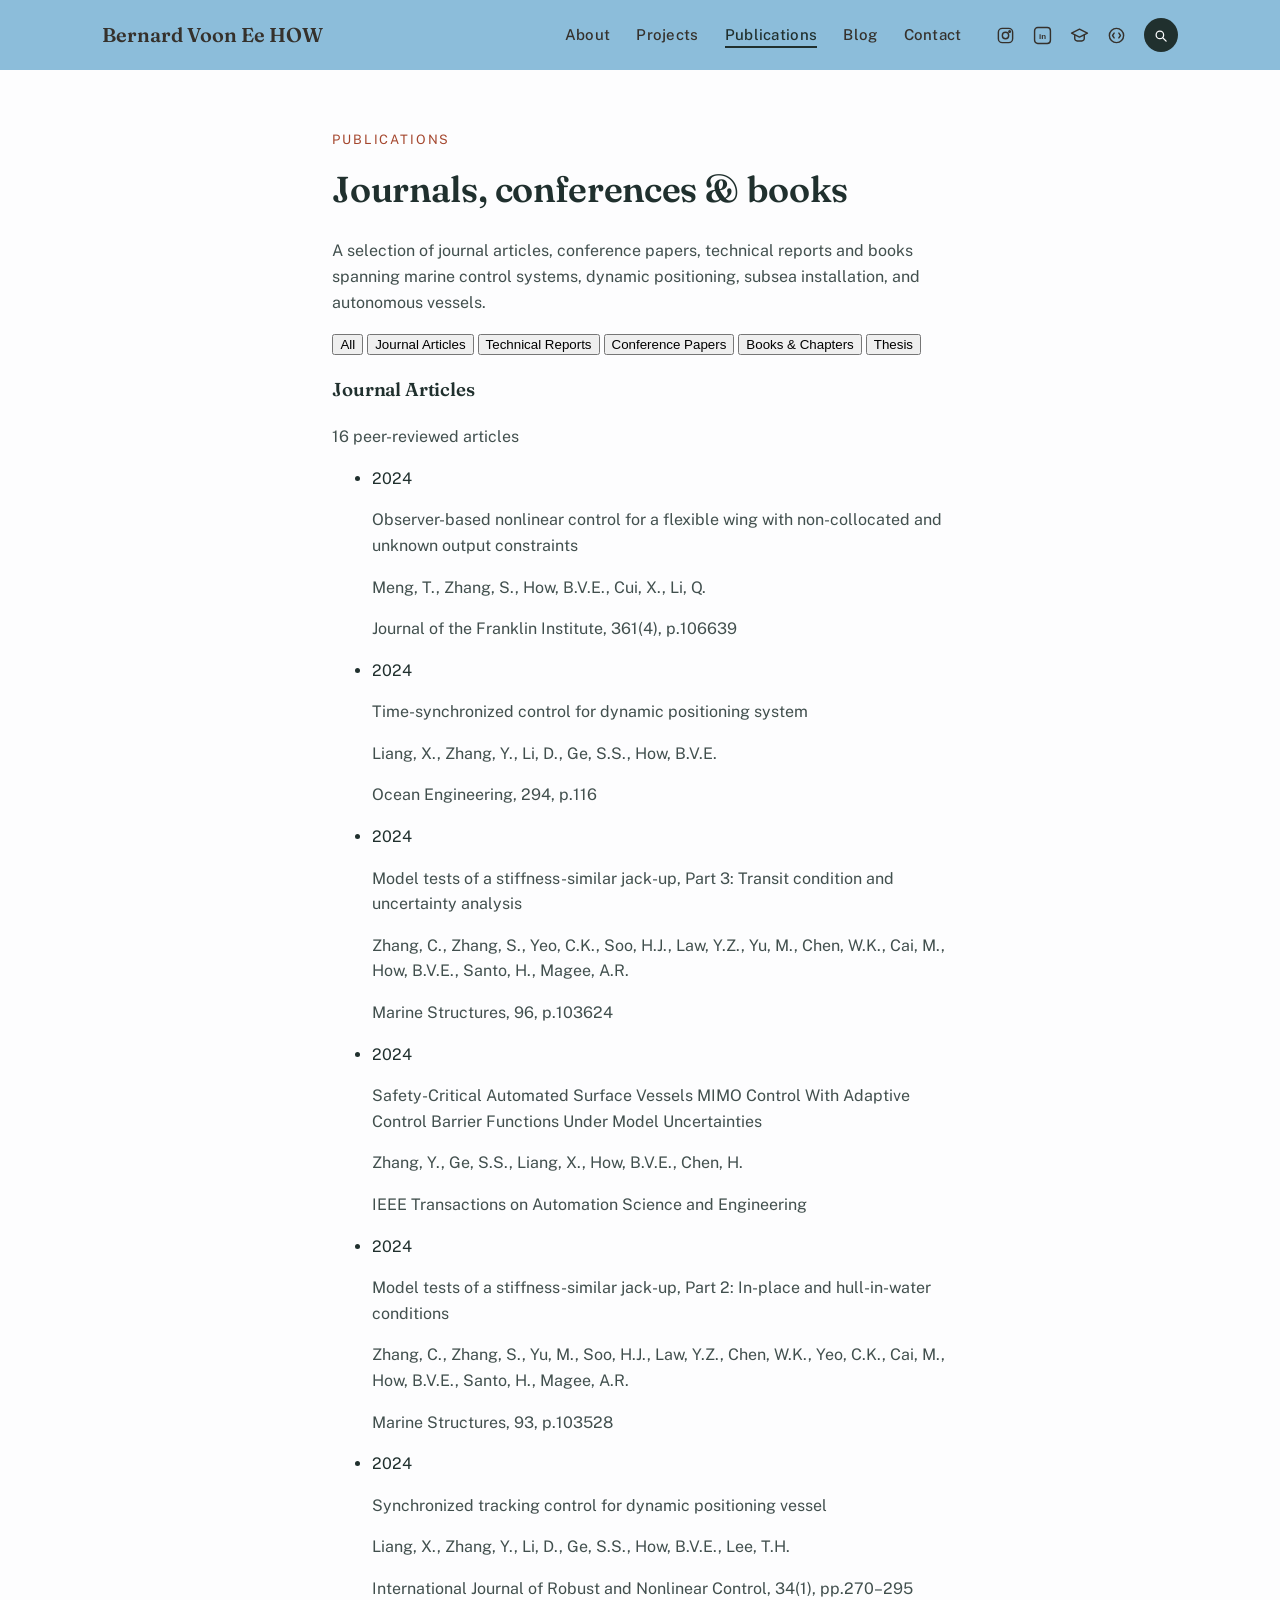
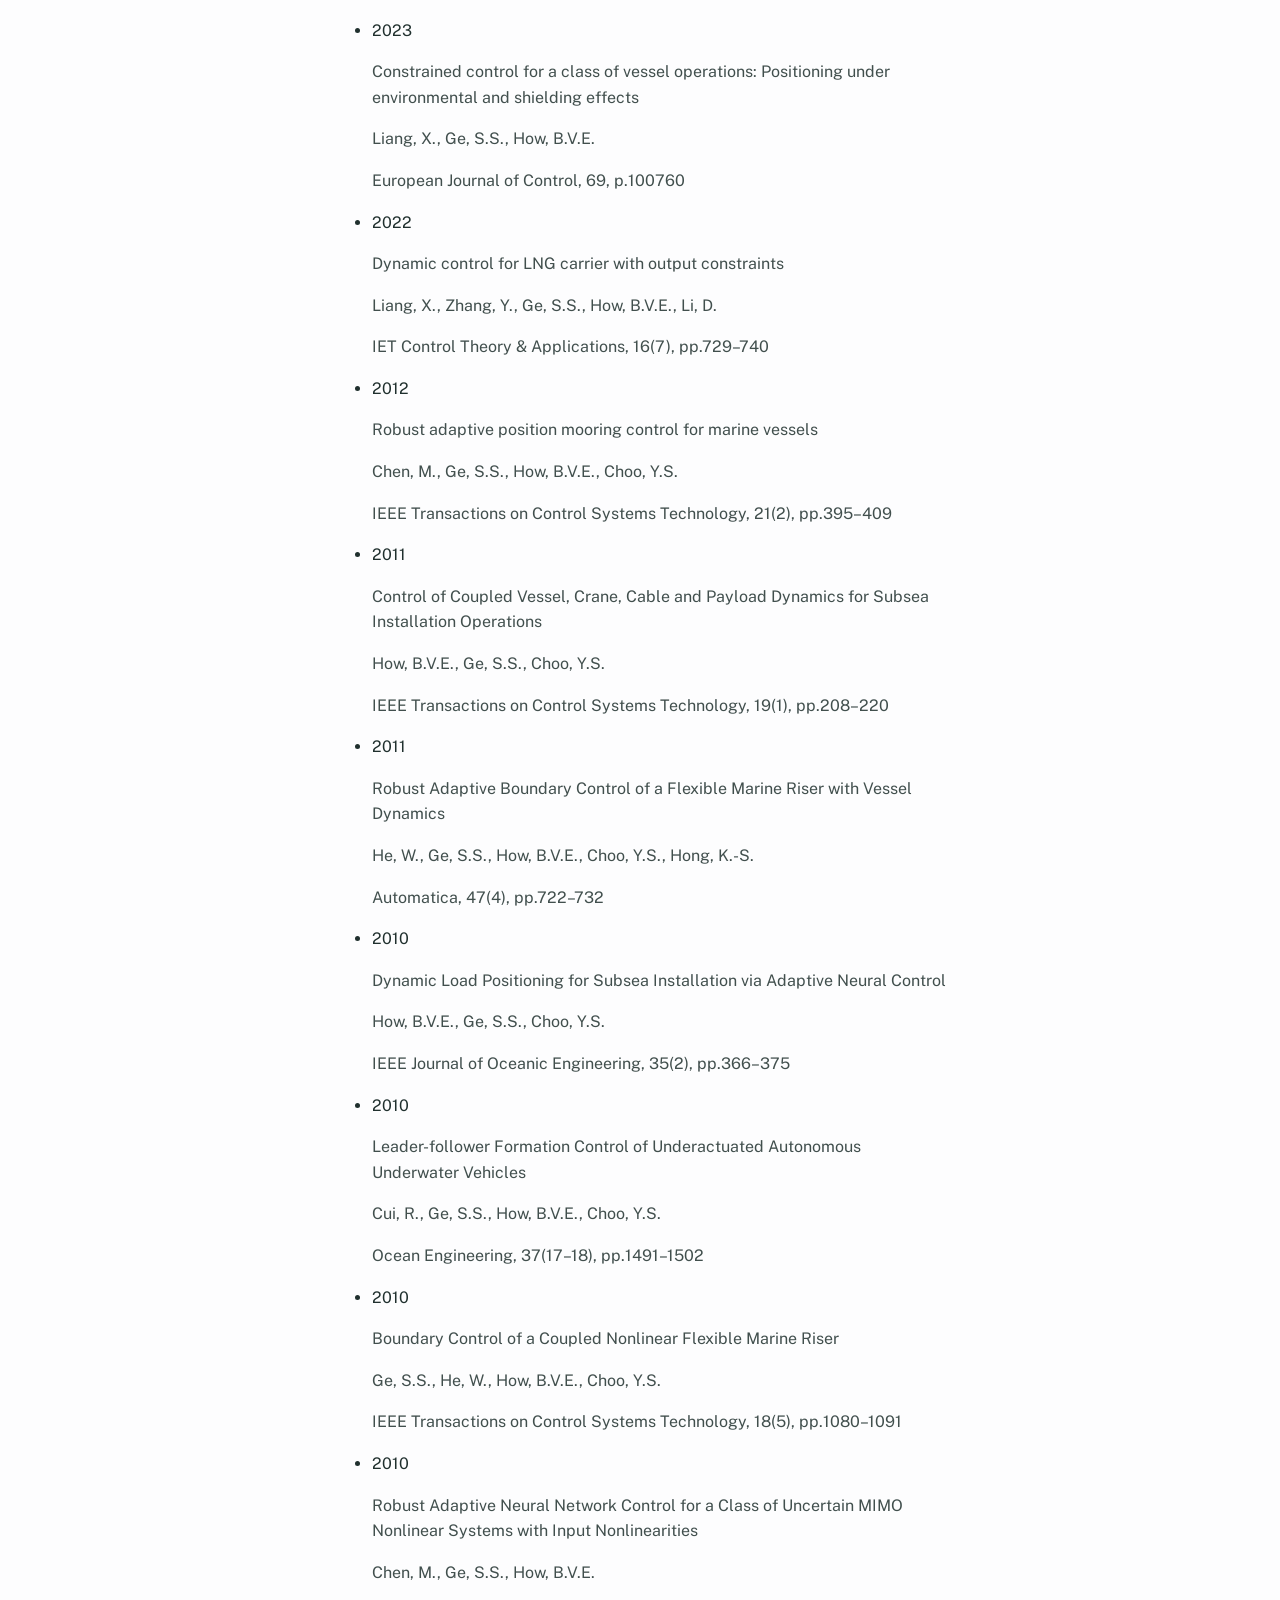
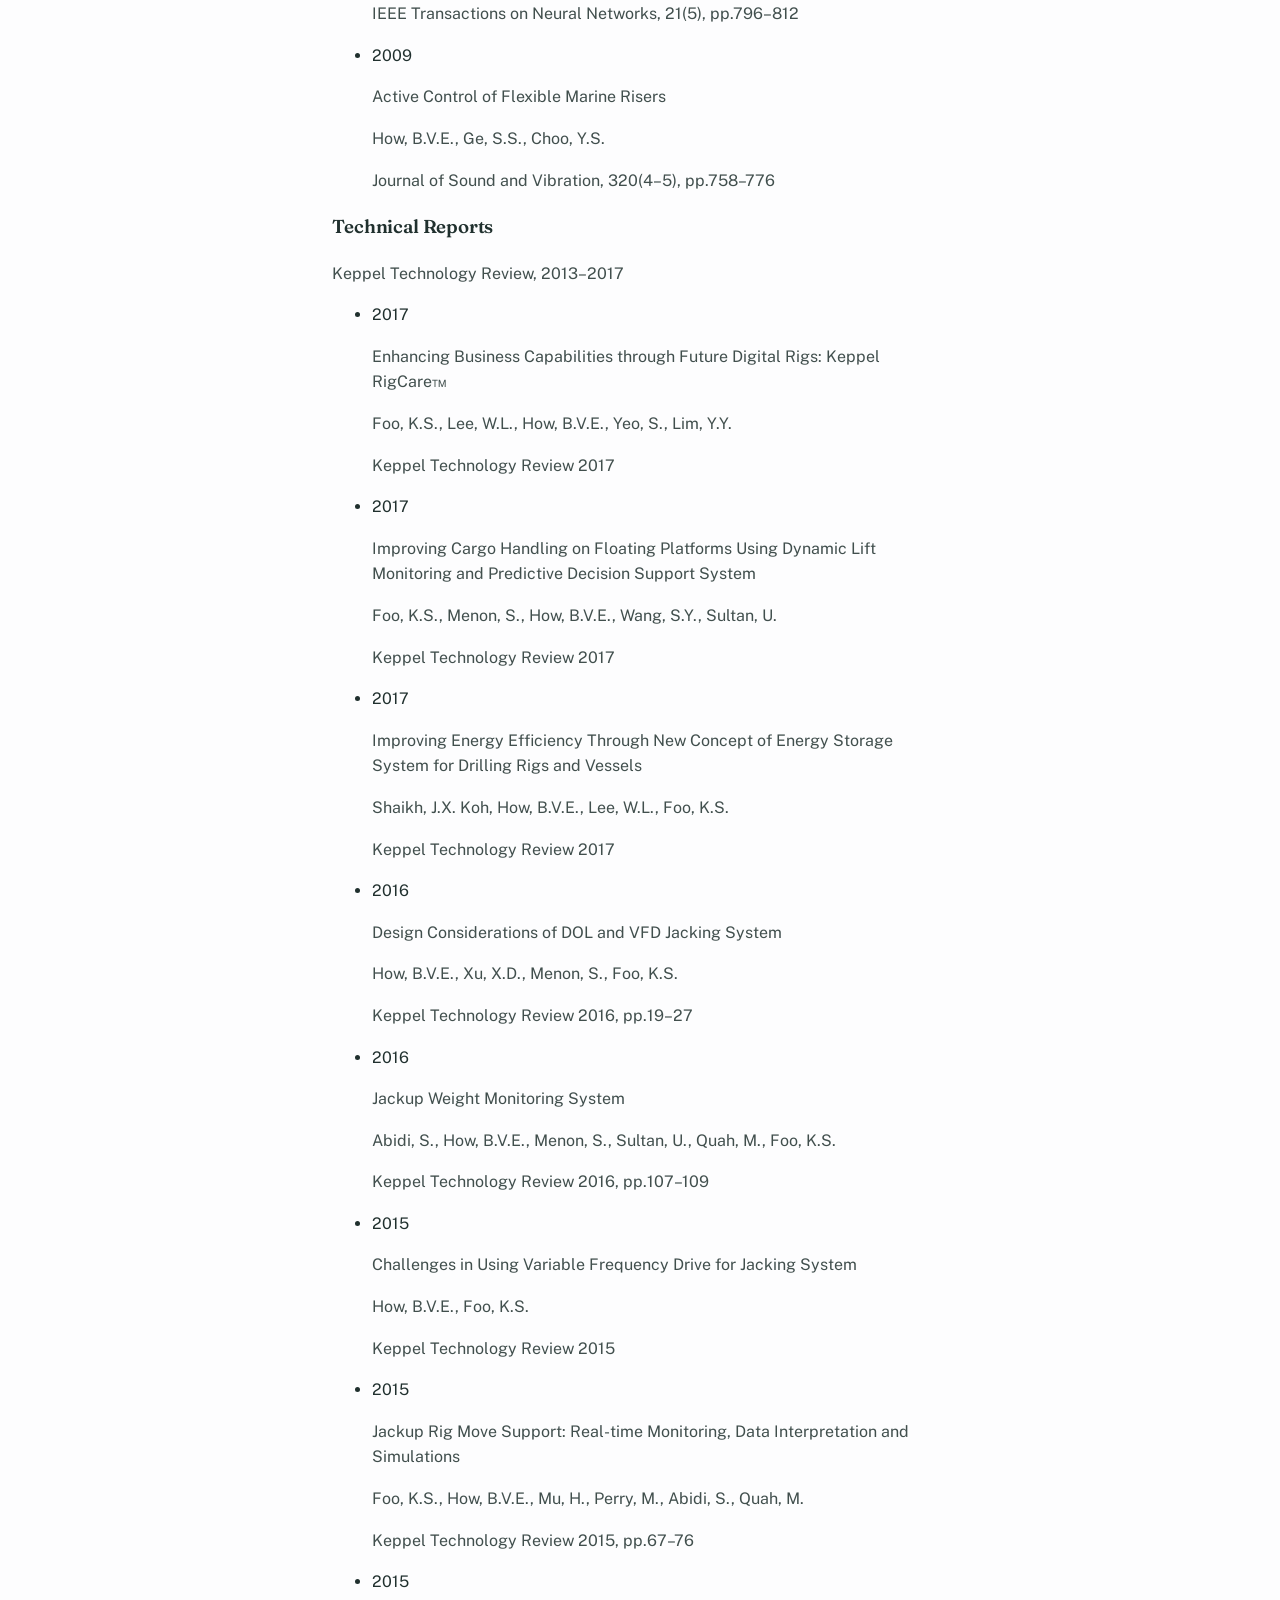
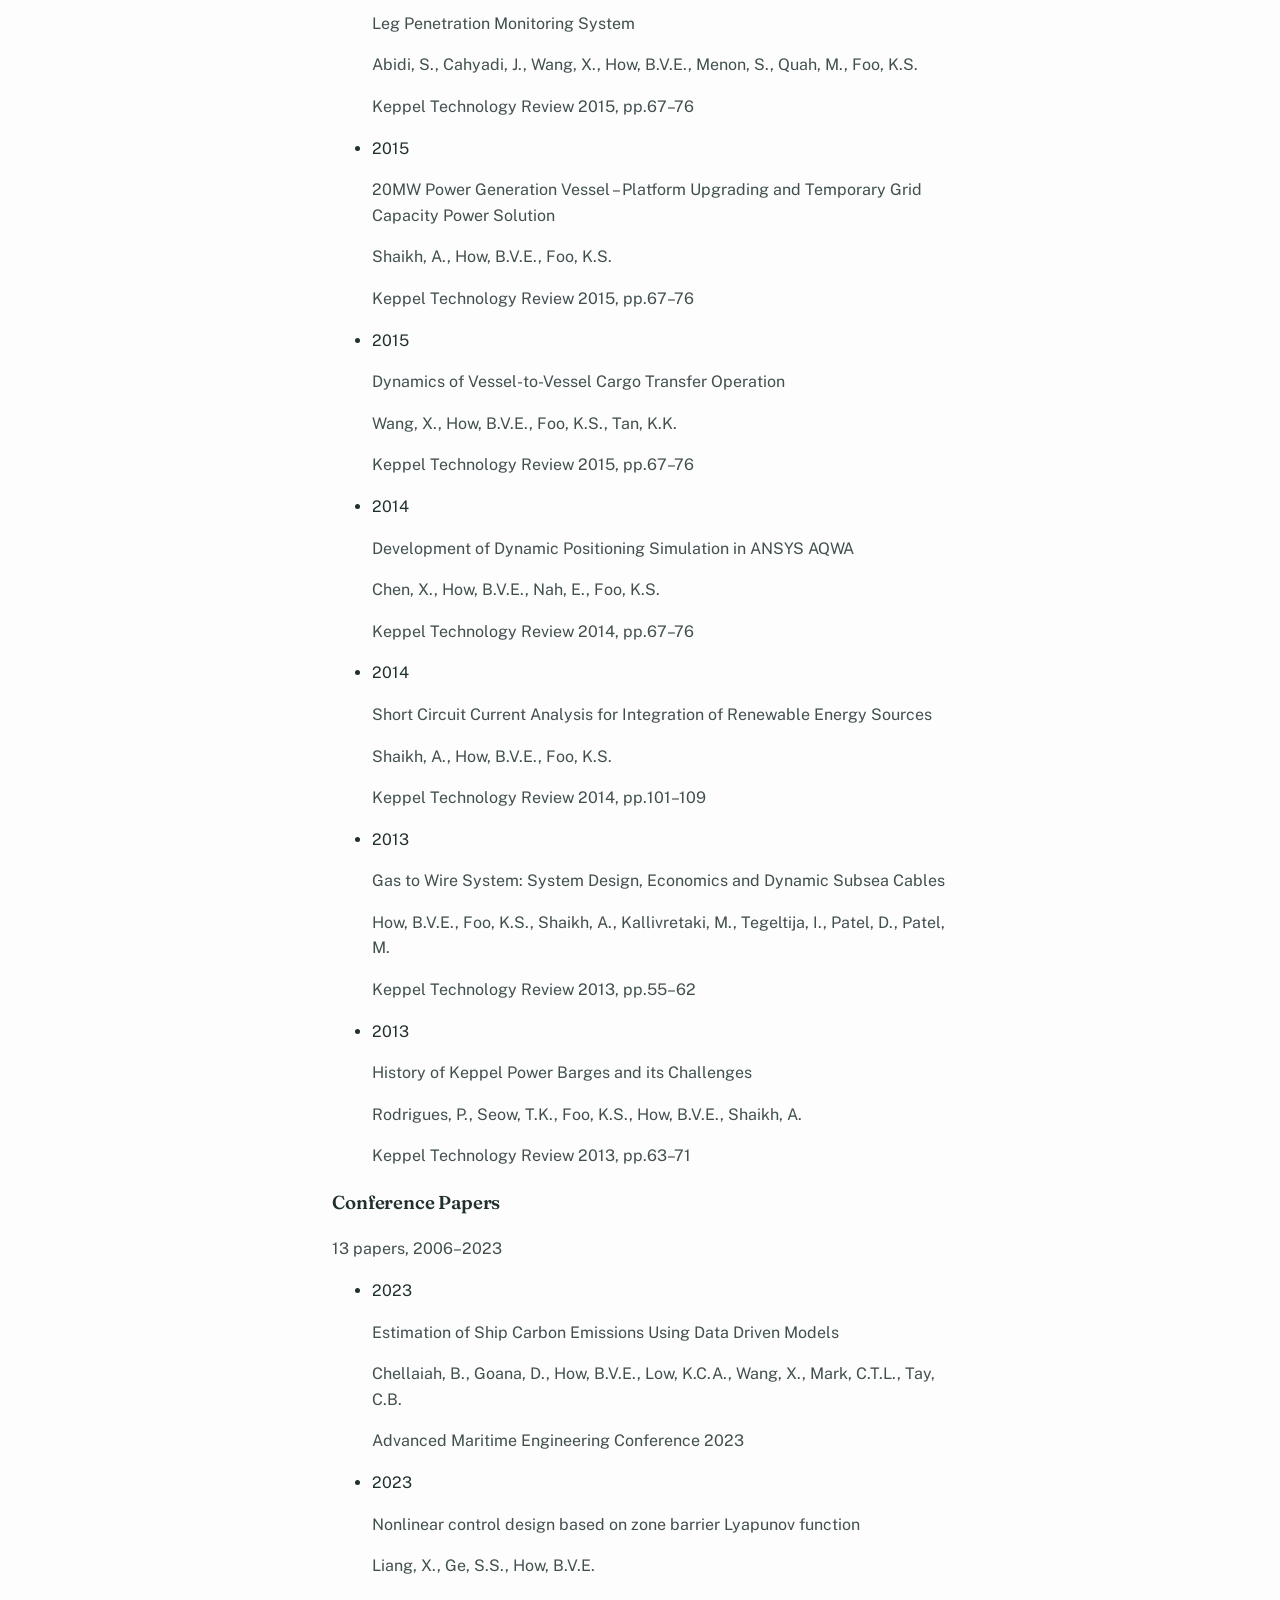
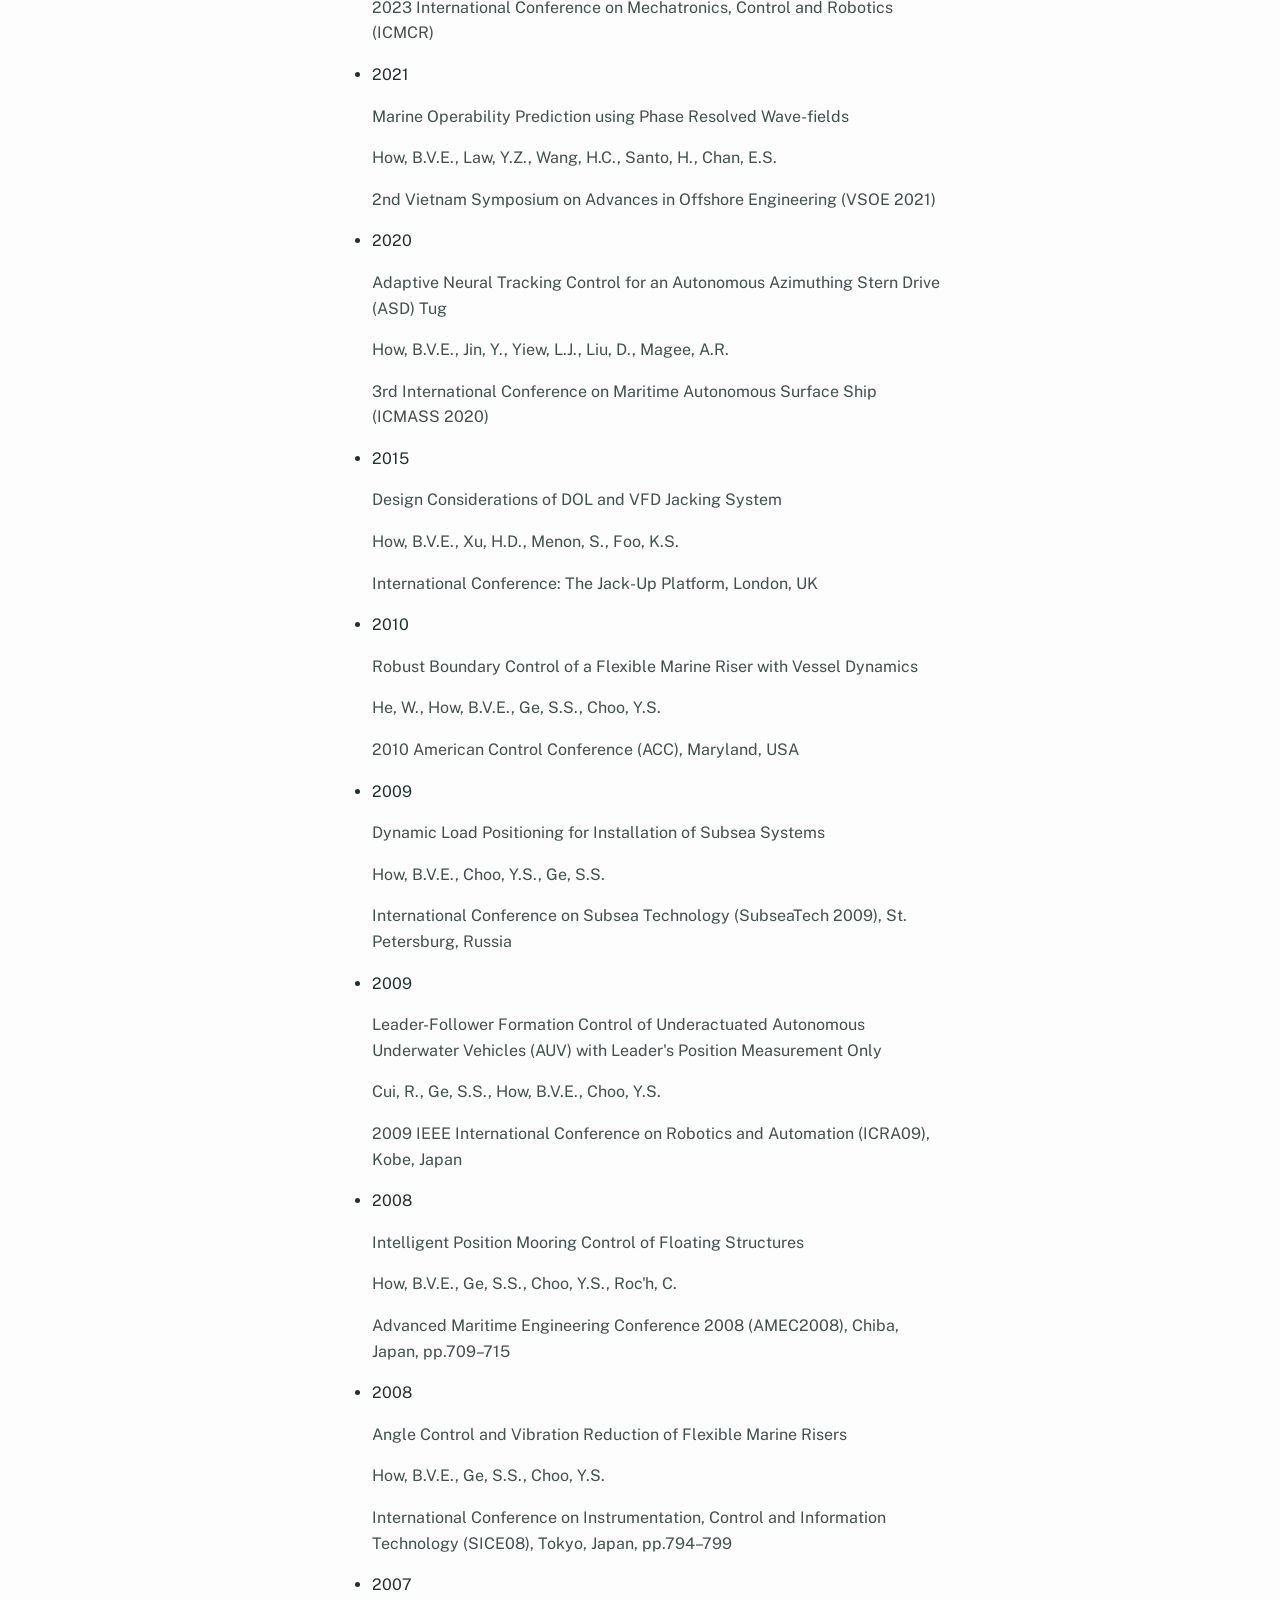
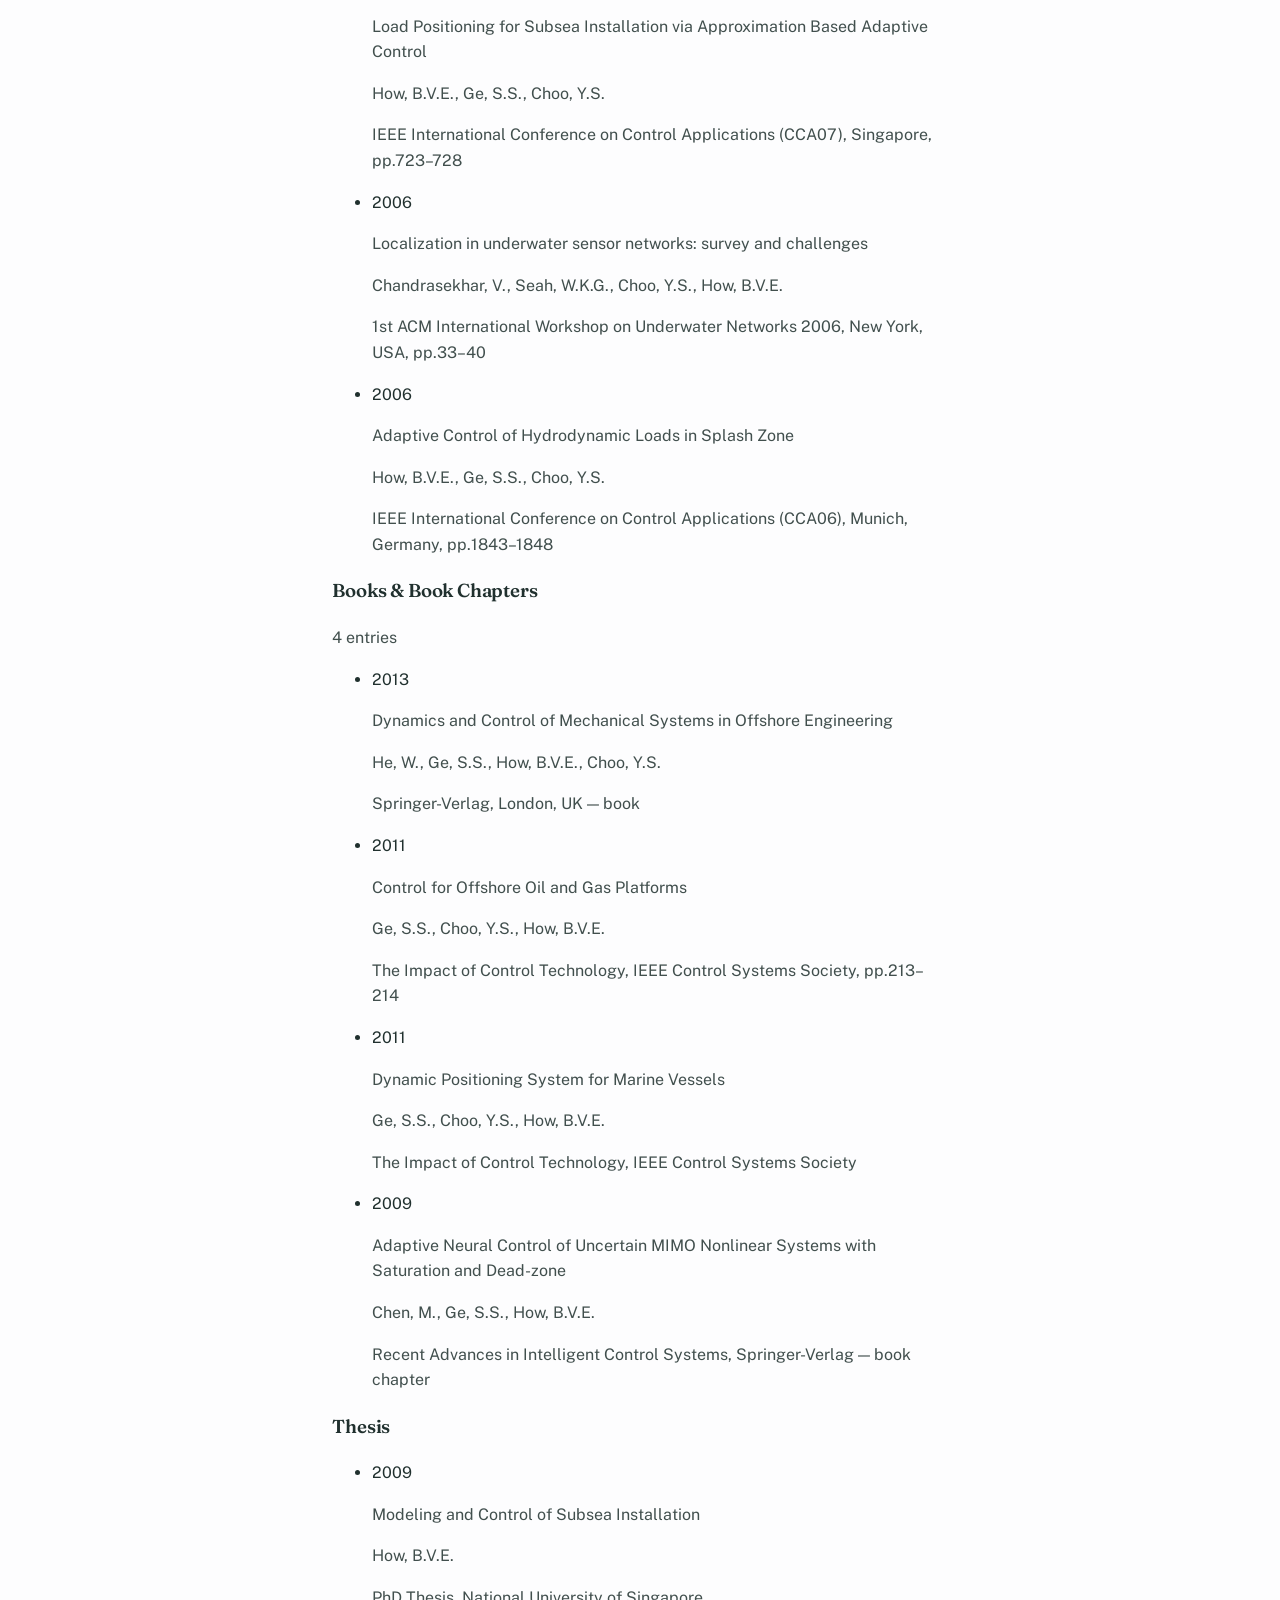
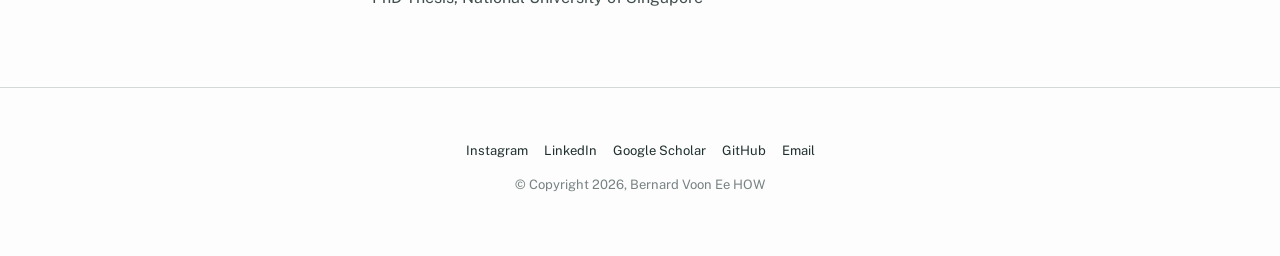
<file: publications.html>
<!DOCTYPE html>
<html lang="en">
<head>
<meta charset="UTF-8">
<meta name="viewport" content="width=device-width, initial-scale=1.0">
<title>Publications — Bernard Voon Ee HOW</title>
<link rel="preconnect" href="https://fonts.googleapis.com">
<link href="https://fonts.googleapis.com/css2?family=Fraunces:opsz,wght@9..144,400;9..144,500;9..144,600&family=Public+Sans:wght@400;500;600&display=swap" rel="stylesheet">
<link rel="stylesheet" href="assets/css/style.css">
</head>
<body>

<header class="site-header">
  <div class="inner">
    <a class="logo" href="index.html">Bernard Voon Ee HOW</a>
    <div class="nav-group">
      <ul class="site-nav">
        <li><a href="about.html">About</a></li>
        <li><a href="projects.html">Projects</a></li>
        <li><a href="publications.html" aria-current="page">Publications</a></li>
        <li><a href="blog/index.html">Blog</a></li>
        <li><a href="contact.html">Contact</a></li>
      </ul>
      <div class="header-icons">
        <a href="https://instagram.com/yourhandle" target="_blank" rel="noopener" aria-label="Instagram">
          <svg viewBox="0 0 24 24" fill="none" stroke="currentColor" stroke-width="1.8"><rect x="3" y="3" width="18" height="18" rx="5"/><circle cx="12" cy="12" r="4"/><circle cx="17.2" cy="6.8" r="1"/></svg>
        </a>
        <a href="https://www.linkedin.com/in/bernard-how/" target="_blank" rel="noopener" aria-label="LinkedIn">
          <svg viewBox="0 0 24 24"><rect x="2" y="2" width="20" height="20" rx="4" fill="none" stroke="currentColor" stroke-width="1.8"/><text x="12" y="16" font-size="10" text-anchor="middle" fill="currentColor" font-family="sans-serif" font-weight="700">in</text></svg>
        </a>
        <a href="https://scholar.google.com/citations?user=pm2e44QAAAAJ&hl=en" target="_blank" rel="noopener" aria-label="Google Scholar">
          <svg viewBox="0 0 24 24" fill="none" stroke="currentColor" stroke-width="1.8" stroke-linejoin="round"><path d="M2 9l10-5 10 5-10 5-10-5z"/><path d="M6 11v5c0 1.5 2.5 3 6 3s6-1.5 6-3v-5"/></svg>
        </a>
        <a href="https://github.com/bernard-how" target="_blank" rel="noopener" aria-label="GitHub">
          <svg viewBox="0 0 24 24" fill="none" stroke="currentColor" stroke-width="1.8" stroke-linecap="round" stroke-linejoin="round"><circle cx="12" cy="12" r="9"/><path d="M9 9l-2 3 2 3M15 9l2 3-2 3"/></svg>
        </a>
        <a href="#" class="search-btn" aria-label="Search">
          <svg viewBox="0 0 24 24" fill="none" stroke="currentColor" stroke-width="2" stroke-linecap="round"><circle cx="11" cy="11" r="6"/><line x1="16" y1="16" x2="21" y2="21"/></svg>
        </a>
      </div>
    </div>
  </div>
</header>

<section class="page-section">
  <div class="eyebrow">Publications</div>
  <h2>Journals, conferences &amp; books</h2>
  <p>A selection of journal articles, conference papers, technical reports and books spanning marine control systems, dynamic positioning, subsea installation, and autonomous vessels.</p>

  <div class="pub-tabs" role="tablist" aria-label="Filter publications">
    <button class="pub-tab is-active" data-filter="all">All</button>
    <button class="pub-tab" data-filter="journal">Journal Articles</button>
    <button class="pub-tab" data-filter="report">Technical Reports</button>
    <button class="pub-tab" data-filter="conference">Conference Papers</button>
    <button class="pub-tab" data-filter="book">Books &amp; Chapters</button>
    <button class="pub-tab" data-filter="thesis">Thesis</button>
  </div>

  <!-- ===================== JOURNAL ARTICLES ===================== -->
  <div class="pub-section" data-category="journal">
    <h3>Journal Articles</h3>
    <p class="pub-count">16 peer-reviewed articles</p>
    <ul class="pub-list">
      <li>
        <span class="pub-year">2024</span>
        <div class="pub-body">
          <p class="pub-title">Observer-based nonlinear control for a flexible wing with non-collocated and unknown output constraints</p>
          <p class="pub-authors">Meng, T., Zhang, S., <span class="self">How, B.V.E.</span>, Cui, X., Li, Q.</p>
          <p class="pub-venue">Journal of the Franklin Institute, 361(4), p.106639</p>
        </div>
      </li>
      <li>
        <span class="pub-year">2024</span>
        <div class="pub-body">
          <p class="pub-title">Time-synchronized control for dynamic positioning system</p>
          <p class="pub-authors">Liang, X., Zhang, Y., Li, D., Ge, S.S., <span class="self">How, B.V.E.</span></p>
          <p class="pub-venue">Ocean Engineering, 294, p.116</p>
        </div>
      </li>
      <li>
        <span class="pub-year">2024</span>
        <div class="pub-body">
          <p class="pub-title">Model tests of a stiffness-similar jack-up, Part 3: Transit condition and uncertainty analysis</p>
          <p class="pub-authors">Zhang, C., Zhang, S., Yeo, C.K., Soo, H.J., Law, Y.Z., Yu, M., Chen, W.K., Cai, M., <span class="self">How, B.V.E.</span>, Santo, H., Magee, A.R.</p>
          <p class="pub-venue">Marine Structures, 96, p.103624</p>
        </div>
      </li>
      <li>
        <span class="pub-year">2024</span>
        <div class="pub-body">
          <p class="pub-title">Safety-Critical Automated Surface Vessels MIMO Control With Adaptive Control Barrier Functions Under Model Uncertainties</p>
          <p class="pub-authors">Zhang, Y., Ge, S.S., Liang, X., <span class="self">How, B.V.E.</span>, Chen, H.</p>
          <p class="pub-venue">IEEE Transactions on Automation Science and Engineering</p>
        </div>
      </li>
      <li>
        <span class="pub-year">2024</span>
        <div class="pub-body">
          <p class="pub-title">Model tests of a stiffness-similar jack-up, Part 2: In-place and hull-in-water conditions</p>
          <p class="pub-authors">Zhang, C., Zhang, S., Yu, M., Soo, H.J., Law, Y.Z., Chen, W.K., Yeo, C.K., Cai, M., <span class="self">How, B.V.E.</span>, Santo, H., Magee, A.R.</p>
          <p class="pub-venue">Marine Structures, 93, p.103528</p>
        </div>
      </li>
      <li>
        <span class="pub-year">2024</span>
        <div class="pub-body">
          <p class="pub-title">Synchronized tracking control for dynamic positioning vessel</p>
          <p class="pub-authors">Liang, X., Zhang, Y., Li, D., Ge, S.S., <span class="self">How, B.V.E.</span>, Lee, T.H.</p>
          <p class="pub-venue">International Journal of Robust and Nonlinear Control, 34(1), pp.270–295</p>
        </div>
      </li>
      <li>
        <span class="pub-year">2023</span>
        <div class="pub-body">
          <p class="pub-title">Constrained control for a class of vessel operations: Positioning under environmental and shielding effects</p>
          <p class="pub-authors">Liang, X., Ge, S.S., <span class="self">How, B.V.E.</span></p>
          <p class="pub-venue">European Journal of Control, 69, p.100760</p>
        </div>
      </li>
      <li>
        <span class="pub-year">2022</span>
        <div class="pub-body">
          <p class="pub-title">Dynamic control for LNG carrier with output constraints</p>
          <p class="pub-authors">Liang, X., Zhang, Y., Ge, S.S., <span class="self">How, B.V.E.</span>, Li, D.</p>
          <p class="pub-venue">IET Control Theory &amp; Applications, 16(7), pp.729–740</p>
        </div>
      </li>
      <li>
        <span class="pub-year">2012</span>
        <div class="pub-body">
          <p class="pub-title">Robust adaptive position mooring control for marine vessels</p>
          <p class="pub-authors">Chen, M., Ge, S.S., <span class="self">How, B.V.E.</span>, Choo, Y.S.</p>
          <p class="pub-venue">IEEE Transactions on Control Systems Technology, 21(2), pp.395–409</p>
        </div>
      </li>
      <li>
        <span class="pub-year">2011</span>
        <div class="pub-body">
          <p class="pub-title">Control of Coupled Vessel, Crane, Cable and Payload Dynamics for Subsea Installation Operations</p>
          <p class="pub-authors"><span class="self">How, B.V.E.</span>, Ge, S.S., Choo, Y.S.</p>
          <p class="pub-venue">IEEE Transactions on Control Systems Technology, 19(1), pp.208–220</p>
        </div>
      </li>
      <li>
        <span class="pub-year">2011</span>
        <div class="pub-body">
          <p class="pub-title">Robust Adaptive Boundary Control of a Flexible Marine Riser with Vessel Dynamics</p>
          <p class="pub-authors">He, W., Ge, S.S., <span class="self">How, B.V.E.</span>, Choo, Y.S., Hong, K.-S.</p>
          <p class="pub-venue">Automatica, 47(4), pp.722–732</p>
        </div>
      </li>
      <li>
        <span class="pub-year">2010</span>
        <div class="pub-body">
          <p class="pub-title">Dynamic Load Positioning for Subsea Installation via Adaptive Neural Control</p>
          <p class="pub-authors"><span class="self">How, B.V.E.</span>, Ge, S.S., Choo, Y.S.</p>
          <p class="pub-venue">IEEE Journal of Oceanic Engineering, 35(2), pp.366–375</p>
        </div>
      </li>
      <li>
        <span class="pub-year">2010</span>
        <div class="pub-body">
          <p class="pub-title">Leader-follower Formation Control of Underactuated Autonomous Underwater Vehicles</p>
          <p class="pub-authors">Cui, R., Ge, S.S., <span class="self">How, B.V.E.</span>, Choo, Y.S.</p>
          <p class="pub-venue">Ocean Engineering, 37(17–18), pp.1491–1502</p>
        </div>
      </li>
      <li>
        <span class="pub-year">2010</span>
        <div class="pub-body">
          <p class="pub-title">Boundary Control of a Coupled Nonlinear Flexible Marine Riser</p>
          <p class="pub-authors">Ge, S.S., He, W., <span class="self">How, B.V.E.</span>, Choo, Y.S.</p>
          <p class="pub-venue">IEEE Transactions on Control Systems Technology, 18(5), pp.1080–1091</p>
        </div>
      </li>
      <li>
        <span class="pub-year">2010</span>
        <div class="pub-body">
          <p class="pub-title">Robust Adaptive Neural Network Control for a Class of Uncertain MIMO Nonlinear Systems with Input Nonlinearities</p>
          <p class="pub-authors">Chen, M., Ge, S.S., <span class="self">How, B.V.E.</span></p>
          <p class="pub-venue">IEEE Transactions on Neural Networks, 21(5), pp.796–812</p>
        </div>
      </li>
      <li>
        <span class="pub-year">2009</span>
        <div class="pub-body">
          <p class="pub-title">Active Control of Flexible Marine Risers</p>
          <p class="pub-authors"><span class="self">How, B.V.E.</span>, Ge, S.S., Choo, Y.S.</p>
          <p class="pub-venue">Journal of Sound and Vibration, 320(4–5), pp.758–776</p>
        </div>
      </li>
    </ul>
  </div>

  <!-- ===================== TECHNICAL REPORTS ===================== -->
  <div class="pub-section" data-category="report">
    <h3>Technical Reports</h3>
    <p class="pub-count">Keppel Technology Review, 2013–2017</p>
    <ul class="pub-list">
      <li>
        <span class="pub-year">2017</span>
        <div class="pub-body">
          <p class="pub-title">Enhancing Business Capabilities through Future Digital Rigs: Keppel RigCare™</p>
          <p class="pub-authors">Foo, K.S., Lee, W.L., <span class="self">How, B.V.E.</span>, Yeo, S., Lim, Y.Y.</p>
          <p class="pub-venue">Keppel Technology Review 2017</p>
        </div>
      </li>
      <li>
        <span class="pub-year">2017</span>
        <div class="pub-body">
          <p class="pub-title">Improving Cargo Handling on Floating Platforms Using Dynamic Lift Monitoring and Predictive Decision Support System</p>
          <p class="pub-authors">Foo, K.S., Menon, S., <span class="self">How, B.V.E.</span>, Wang, S.Y., Sultan, U.</p>
          <p class="pub-venue">Keppel Technology Review 2017</p>
        </div>
      </li>
      <li>
        <span class="pub-year">2017</span>
        <div class="pub-body">
          <p class="pub-title">Improving Energy Efficiency Through New Concept of Energy Storage System for Drilling Rigs and Vessels</p>
          <p class="pub-authors">Shaikh, J.X. Koh, <span class="self">How, B.V.E.</span>, Lee, W.L., Foo, K.S.</p>
          <p class="pub-venue">Keppel Technology Review 2017</p>
        </div>
      </li>
      <li>
        <span class="pub-year">2016</span>
        <div class="pub-body">
          <p class="pub-title">Design Considerations of DOL and VFD Jacking System</p>
          <p class="pub-authors"><span class="self">How, B.V.E.</span>, Xu, X.D., Menon, S., Foo, K.S.</p>
          <p class="pub-venue">Keppel Technology Review 2016, pp.19–27</p>
        </div>
      </li>
      <li>
        <span class="pub-year">2016</span>
        <div class="pub-body">
          <p class="pub-title">Jackup Weight Monitoring System</p>
          <p class="pub-authors">Abidi, S., <span class="self">How, B.V.E.</span>, Menon, S., Sultan, U., Quah, M., Foo, K.S.</p>
          <p class="pub-venue">Keppel Technology Review 2016, pp.107–109</p>
        </div>
      </li>
      <li>
        <span class="pub-year">2015</span>
        <div class="pub-body">
          <p class="pub-title">Challenges in Using Variable Frequency Drive for Jacking System</p>
          <p class="pub-authors"><span class="self">How, B.V.E.</span>, Foo, K.S.</p>
          <p class="pub-venue">Keppel Technology Review 2015</p>
        </div>
      </li>
      <li>
        <span class="pub-year">2015</span>
        <div class="pub-body">
          <p class="pub-title">Jackup Rig Move Support: Real-time Monitoring, Data Interpretation and Simulations</p>
          <p class="pub-authors">Foo, K.S., <span class="self">How, B.V.E.</span>, Mu, H., Perry, M., Abidi, S., Quah, M.</p>
          <p class="pub-venue">Keppel Technology Review 2015, pp.67–76</p>
        </div>
      </li>
      <li>
        <span class="pub-year">2015</span>
        <div class="pub-body">
          <p class="pub-title">Leg Penetration Monitoring System</p>
          <p class="pub-authors">Abidi, S., Cahyadi, J., Wang, X., <span class="self">How, B.V.E.</span>, Menon, S., Quah, M., Foo, K.S.</p>
          <p class="pub-venue">Keppel Technology Review 2015, pp.67–76</p>
        </div>
      </li>
      <li>
        <span class="pub-year">2015</span>
        <div class="pub-body">
          <p class="pub-title">20MW Power Generation Vessel – Platform Upgrading and Temporary Grid Capacity Power Solution</p>
          <p class="pub-authors">Shaikh, A., <span class="self">How, B.V.E.</span>, Foo, K.S.</p>
          <p class="pub-venue">Keppel Technology Review 2015, pp.67–76</p>
        </div>
      </li>
      <li>
        <span class="pub-year">2015</span>
        <div class="pub-body">
          <p class="pub-title">Dynamics of Vessel-to-Vessel Cargo Transfer Operation</p>
          <p class="pub-authors">Wang, X., <span class="self">How, B.V.E.</span>, Foo, K.S., Tan, K.K.</p>
          <p class="pub-venue">Keppel Technology Review 2015, pp.67–76</p>
        </div>
      </li>
      <li>
        <span class="pub-year">2014</span>
        <div class="pub-body">
          <p class="pub-title">Development of Dynamic Positioning Simulation in ANSYS AQWA</p>
          <p class="pub-authors">Chen, X., <span class="self">How, B.V.E.</span>, Nah, E., Foo, K.S.</p>
          <p class="pub-venue">Keppel Technology Review 2014, pp.67–76</p>
        </div>
      </li>
      <li>
        <span class="pub-year">2014</span>
        <div class="pub-body">
          <p class="pub-title">Short Circuit Current Analysis for Integration of Renewable Energy Sources</p>
          <p class="pub-authors">Shaikh, A., <span class="self">How, B.V.E.</span>, Foo, K.S.</p>
          <p class="pub-venue">Keppel Technology Review 2014, pp.101–109</p>
        </div>
      </li>
      <li>
        <span class="pub-year">2013</span>
        <div class="pub-body">
          <p class="pub-title">Gas to Wire System: System Design, Economics and Dynamic Subsea Cables</p>
          <p class="pub-authors"><span class="self">How, B.V.E.</span>, Foo, K.S., Shaikh, A., Kallivretaki, M., Tegeltija, I., Patel, D., Patel, M.</p>
          <p class="pub-venue">Keppel Technology Review 2013, pp.55–62</p>
        </div>
      </li>
      <li>
        <span class="pub-year">2013</span>
        <div class="pub-body">
          <p class="pub-title">History of Keppel Power Barges and its Challenges</p>
          <p class="pub-authors">Rodrigues, P., Seow, T.K., Foo, K.S., <span class="self">How, B.V.E.</span>, Shaikh, A.</p>
          <p class="pub-venue">Keppel Technology Review 2013, pp.63–71</p>
        </div>
      </li>
    </ul>
  </div>

  <!-- ===================== CONFERENCE PAPERS ===================== -->
  <div class="pub-section" data-category="conference">
    <h3>Conference Papers</h3>
    <p class="pub-count">13 papers, 2006–2023</p>
    <ul class="pub-list">
      <li>
        <span class="pub-year">2023</span>
        <div class="pub-body">
          <p class="pub-title">Estimation of Ship Carbon Emissions Using Data Driven Models</p>
          <p class="pub-authors">Chellaiah, B., Goana, D., <span class="self">How, B.V.E.</span>, Low, K.C.A., Wang, X., Mark, C.T.L., Tay, C.B.</p>
          <p class="pub-venue">Advanced Maritime Engineering Conference 2023</p>
        </div>
      </li>
      <li>
        <span class="pub-year">2023</span>
        <div class="pub-body">
          <p class="pub-title">Nonlinear control design based on zone barrier Lyapunov function</p>
          <p class="pub-authors">Liang, X., Ge, S.S., <span class="self">How, B.V.E.</span></p>
          <p class="pub-venue">2023 International Conference on Mechatronics, Control and Robotics (ICMCR)</p>
        </div>
      </li>
      <li>
        <span class="pub-year">2021</span>
        <div class="pub-body">
          <p class="pub-title">Marine Operability Prediction using Phase Resolved Wave-fields</p>
          <p class="pub-authors"><span class="self">How, B.V.E.</span>, Law, Y.Z., Wang, H.C., Santo, H., Chan, E.S.</p>
          <p class="pub-venue">2nd Vietnam Symposium on Advances in Offshore Engineering (VSOE 2021)</p>
        </div>
      </li>
      <li>
        <span class="pub-year">2020</span>
        <div class="pub-body">
          <p class="pub-title">Adaptive Neural Tracking Control for an Autonomous Azimuthing Stern Drive (ASD) Tug</p>
          <p class="pub-authors"><span class="self">How, B.V.E.</span>, Jin, Y., Yiew, L.J., Liu, D., Magee, A.R.</p>
          <p class="pub-venue">3rd International Conference on Maritime Autonomous Surface Ship (ICMASS 2020)</p>
        </div>
      </li>
      <li>
        <span class="pub-year">2015</span>
        <div class="pub-body">
          <p class="pub-title">Design Considerations of DOL and VFD Jacking System</p>
          <p class="pub-authors"><span class="self">How, B.V.E.</span>, Xu, H.D., Menon, S., Foo, K.S.</p>
          <p class="pub-venue">International Conference: The Jack-Up Platform, London, UK</p>
        </div>
      </li>
      <li>
        <span class="pub-year">2010</span>
        <div class="pub-body">
          <p class="pub-title">Robust Boundary Control of a Flexible Marine Riser with Vessel Dynamics</p>
          <p class="pub-authors">He, W., <span class="self">How, B.V.E.</span>, Ge, S.S., Choo, Y.S.</p>
          <p class="pub-venue">2010 American Control Conference (ACC), Maryland, USA</p>
        </div>
      </li>
      <li>
        <span class="pub-year">2009</span>
        <div class="pub-body">
          <p class="pub-title">Dynamic Load Positioning for Installation of Subsea Systems</p>
          <p class="pub-authors"><span class="self">How, B.V.E.</span>, Choo, Y.S., Ge, S.S.</p>
          <p class="pub-venue">International Conference on Subsea Technology (SubseaTech 2009), St. Petersburg, Russia</p>
        </div>
      </li>
      <li>
        <span class="pub-year">2009</span>
        <div class="pub-body">
          <p class="pub-title">Leader-Follower Formation Control of Underactuated Autonomous Underwater Vehicles (AUV) with Leader's Position Measurement Only</p>
          <p class="pub-authors">Cui, R., Ge, S.S., <span class="self">How, B.V.E.</span>, Choo, Y.S.</p>
          <p class="pub-venue">2009 IEEE International Conference on Robotics and Automation (ICRA09), Kobe, Japan</p>
        </div>
      </li>
      <li>
        <span class="pub-year">2008</span>
        <div class="pub-body">
          <p class="pub-title">Intelligent Position Mooring Control of Floating Structures</p>
          <p class="pub-authors"><span class="self">How, B.V.E.</span>, Ge, S.S., Choo, Y.S., Roc'h, C.</p>
          <p class="pub-venue">Advanced Maritime Engineering Conference 2008 (AMEC2008), Chiba, Japan, pp.709–715</p>
        </div>
      </li>
      <li>
        <span class="pub-year">2008</span>
        <div class="pub-body">
          <p class="pub-title">Angle Control and Vibration Reduction of Flexible Marine Risers</p>
          <p class="pub-authors"><span class="self">How, B.V.E.</span>, Ge, S.S., Choo, Y.S.</p>
          <p class="pub-venue">International Conference on Instrumentation, Control and Information Technology (SICE08), Tokyo, Japan, pp.794–799</p>
        </div>
      </li>
      <li>
        <span class="pub-year">2007</span>
        <div class="pub-body">
          <p class="pub-title">Load Positioning for Subsea Installation via Approximation Based Adaptive Control</p>
          <p class="pub-authors"><span class="self">How, B.V.E.</span>, Ge, S.S., Choo, Y.S.</p>
          <p class="pub-venue">IEEE International Conference on Control Applications (CCA07), Singapore, pp.723–728</p>
        </div>
      </li>
      <li>
        <span class="pub-year">2006</span>
        <div class="pub-body">
          <p class="pub-title">Localization in underwater sensor networks: survey and challenges</p>
          <p class="pub-authors">Chandrasekhar, V., Seah, W.K.G., Choo, Y.S., <span class="self">How, B.V.E.</span></p>
          <p class="pub-venue">1st ACM International Workshop on Underwater Networks 2006, New York, USA, pp.33–40</p>
        </div>
      </li>
      <li>
        <span class="pub-year">2006</span>
        <div class="pub-body">
          <p class="pub-title">Adaptive Control of Hydrodynamic Loads in Splash Zone</p>
          <p class="pub-authors"><span class="self">How, B.V.E.</span>, Ge, S.S., Choo, Y.S.</p>
          <p class="pub-venue">IEEE International Conference on Control Applications (CCA06), Munich, Germany, pp.1843–1848</p>
        </div>
      </li>
    </ul>
  </div>

  <!-- ===================== BOOKS & CHAPTERS ===================== -->
  <div class="pub-section" data-category="book">
    <h3>Books &amp; Book Chapters</h3>
    <p class="pub-count">4 entries</p>
    <ul class="pub-list">
      <li>
        <span class="pub-year">2013</span>
        <div class="pub-body">
          <p class="pub-title">Dynamics and Control of Mechanical Systems in Offshore Engineering</p>
          <p class="pub-authors">He, W., Ge, S.S., <span class="self">How, B.V.E.</span>, Choo, Y.S.</p>
          <p class="pub-venue">Springer-Verlag, London, UK — book</p>
        </div>
      </li>
      <li>
        <span class="pub-year">2011</span>
        <div class="pub-body">
          <p class="pub-title">Control for Offshore Oil and Gas Platforms</p>
          <p class="pub-authors">Ge, S.S., Choo, Y.S., <span class="self">How, B.V.E.</span></p>
          <p class="pub-venue">The Impact of Control Technology, IEEE Control Systems Society, pp.213–214</p>
        </div>
      </li>
      <li>
        <span class="pub-year">2011</span>
        <div class="pub-body">
          <p class="pub-title">Dynamic Positioning System for Marine Vessels</p>
          <p class="pub-authors">Ge, S.S., Choo, Y.S., <span class="self">How, B.V.E.</span></p>
          <p class="pub-venue">The Impact of Control Technology, IEEE Control Systems Society</p>
        </div>
      </li>
      <li>
        <span class="pub-year">2009</span>
        <div class="pub-body">
          <p class="pub-title">Adaptive Neural Control of Uncertain MIMO Nonlinear Systems with Saturation and Dead-zone</p>
          <p class="pub-authors">Chen, M., Ge, S.S., <span class="self">How, B.V.E.</span></p>
          <p class="pub-venue">Recent Advances in Intelligent Control Systems, Springer-Verlag — book chapter</p>
        </div>
      </li>
    </ul>
  </div>

  <!-- ===================== THESIS ===================== -->
  <div class="pub-section" data-category="thesis">
    <h3>Thesis</h3>
    <ul class="pub-list">
      <li>
        <span class="pub-year">2009</span>
        <div class="pub-body">
          <p class="pub-title">Modeling and Control of Subsea Installation</p>
          <p class="pub-authors"><span class="self">How, B.V.E.</span></p>
          <p class="pub-venue">PhD Thesis, National University of Singapore</p>
        </div>
      </li>
    </ul>
  </div>

</section>

<footer class="site-footer">
  <ul class="socials">
    <li><a href="https://instagram.com/yourhandle" target="_blank" rel="noopener">Instagram</a></li>
    <li><a href="https://www.linkedin.com/in/bernard-how/" target="_blank" rel="noopener">LinkedIn</a></li>
    <li><a href="https://scholar.google.com/citations?user=pm2e44QAAAAJ&hl=en" target="_blank" rel="noopener">Google Scholar</a></li>
    <li><a href="https://github.com/bernard-how" target="_blank" rel="noopener">GitHub</a></li>
    <li><a href="mailto:bernard.how@singaporetech.edu.sg">Email</a></li>
  </ul>
  © Copyright 2026, Bernard Voon Ee HOW
</footer>

<script src="assets/js/main.js"></script>
<script>
  (function(){
    var tabs = document.querySelectorAll('.pub-tab');
    var sections = document.querySelectorAll('.pub-section');
    tabs.forEach(function(tab){
      tab.addEventListener('click', function(){
        tabs.forEach(function(t){ t.classList.remove('is-active'); });
        tab.classList.add('is-active');
        var filter = tab.getAttribute('data-filter');
        sections.forEach(function(sec){
          var match = filter === 'all' || sec.getAttribute('data-category') === filter;
          sec.style.display = match ? '' : 'none';
        });
      });
    });
  })();
</script>
</body>
</html>
</file>
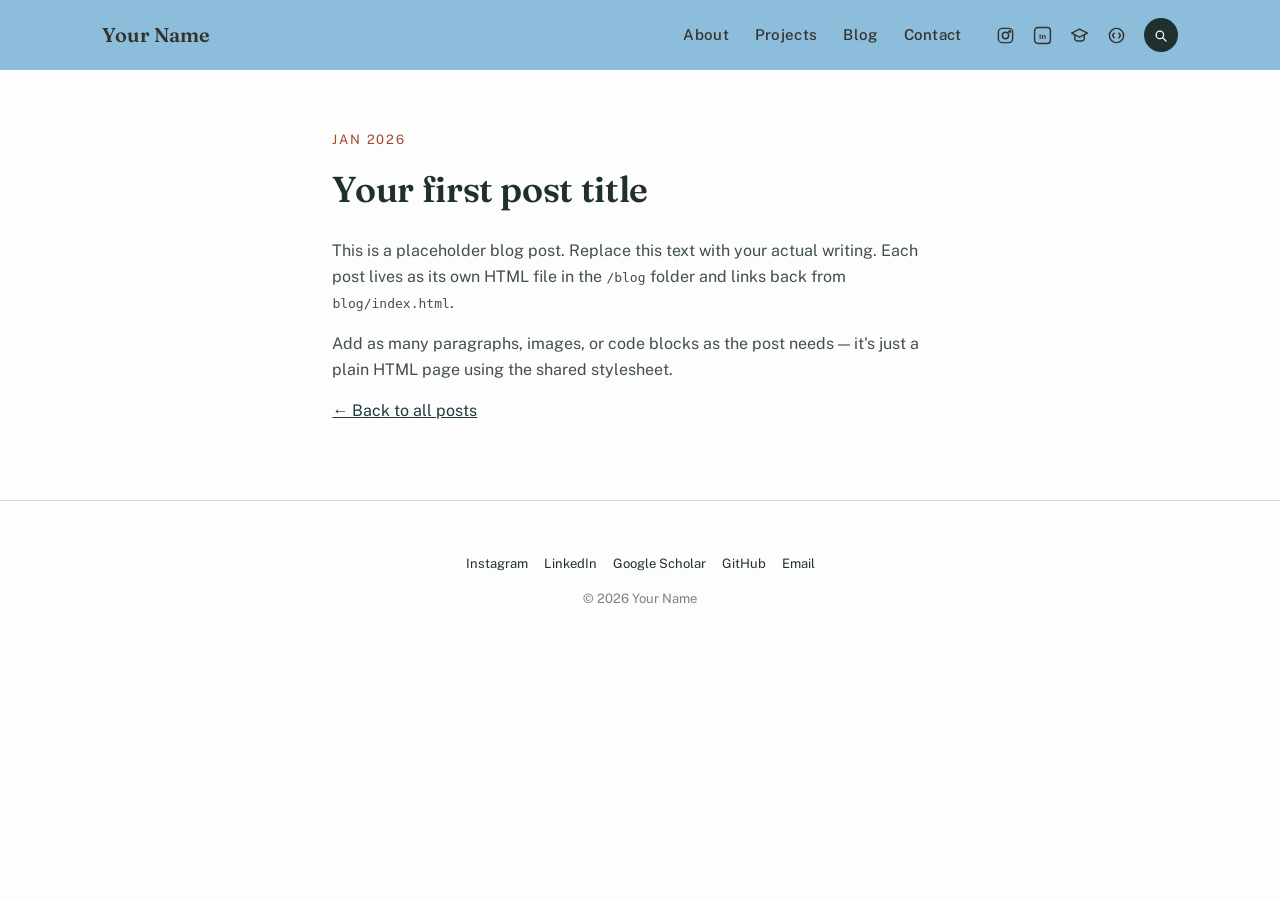
<file: blog/first-post.html>
<!DOCTYPE html>
<html lang="en">
<head>
<meta charset="UTF-8">
<meta name="viewport" content="width=device-width, initial-scale=1.0">
<title>Your first post title — Your Name</title>
<link rel="preconnect" href="https://fonts.googleapis.com">
<link href="https://fonts.googleapis.com/css2?family=Fraunces:opsz,wght@9..144,400;9..144,500;9..144,600&family=Public+Sans:wght@400;500;600&display=swap" rel="stylesheet">
<link rel="stylesheet" href="../assets/css/style.css">
</head>
<body>

<header class="site-header">
  <div class="inner">
    <a class="logo" href="../index.html">Your Name</a>
    <div class="nav-group">
      <ul class="site-nav">
        <li><a href="../about.html">About</a></li>
        <li><a href="../projects.html">Projects</a></li>
        <li><a href="index.html">Blog</a></li>
        <li><a href="../contact.html">Contact</a></li>
      </ul>
      <div class="header-icons">
        <a href="https://instagram.com/yourhandle" target="_blank" rel="noopener" aria-label="Instagram">
          <svg viewBox="0 0 24 24" fill="none" stroke="currentColor" stroke-width="1.8"><rect x="3" y="3" width="18" height="18" rx="5"/><circle cx="12" cy="12" r="4"/><circle cx="17.2" cy="6.8" r="1"/></svg>
        </a>
        <a href="https://linkedin.com/in/yourhandle" target="_blank" rel="noopener" aria-label="LinkedIn">
          <svg viewBox="0 0 24 24"><rect x="2" y="2" width="20" height="20" rx="4" fill="none" stroke="currentColor" stroke-width="1.8"/><text x="12" y="16" font-size="10" text-anchor="middle" fill="currentColor" font-family="sans-serif" font-weight="700">in</text></svg>
        </a>
        <a href="https://scholar.google.com/citations?user=yourid" target="_blank" rel="noopener" aria-label="Google Scholar">
          <svg viewBox="0 0 24 24" fill="none" stroke="currentColor" stroke-width="1.8" stroke-linejoin="round"><path d="M2 9l10-5 10 5-10 5-10-5z"/><path d="M6 11v5c0 1.5 2.5 3 6 3s6-1.5 6-3v-5"/></svg>
        </a>
        <a href="https://github.com/yourhandle" target="_blank" rel="noopener" aria-label="GitHub">
          <svg viewBox="0 0 24 24" fill="none" stroke="currentColor" stroke-width="1.8" stroke-linecap="round" stroke-linejoin="round"><circle cx="12" cy="12" r="9"/><path d="M9 9l-2 3 2 3M15 9l2 3-2 3"/></svg>
        </a>
        <a href="#" class="search-btn" aria-label="Search">
          <svg viewBox="0 0 24 24" fill="none" stroke="currentColor" stroke-width="2" stroke-linecap="round"><circle cx="11" cy="11" r="6"/><line x1="16" y1="16" x2="21" y2="21"/></svg>
        </a>
      </div>
    </div>
  </div>
</header>

<article class="page-section">
  <div class="eyebrow">Jan 2026</div>
  <h2>Your first post title</h2>
  <p>
    This is a placeholder blog post. Replace this text with your actual writing.
    Each post lives as its own HTML file in the <code>/blog</code> folder and links
    back from <code>blog/index.html</code>.
  </p>
  <p>
    Add as many paragraphs, images, or code blocks as the post needs &mdash; it's
    just a plain HTML page using the shared stylesheet.
  </p>
  <p><a href="index.html">&larr; Back to all posts</a></p>
</article>

<footer class="site-footer">
  <ul class="socials">
    <li><a href="https://instagram.com/yourhandle" target="_blank" rel="noopener">Instagram</a></li>
    <li><a href="https://linkedin.com/in/yourhandle" target="_blank" rel="noopener">LinkedIn</a></li>
    <li><a href="https://scholar.google.com/citations?user=yourid" target="_blank" rel="noopener">Google Scholar</a></li>
    <li><a href="https://github.com/yourhandle" target="_blank" rel="noopener">GitHub</a></li>
    <li><a href="mailto:you@example.com">Email</a></li>
  </ul>
  &copy; 2026 Your Name
</footer>

<script src="../assets/js/main.js"></script>
</body>
</html>
</file>
<file: assets/css/style.css>
/* ==========================================================
   Shared stylesheet — used by every page in the site
   ========================================================== */

:root{
  --paper:#fdfdfe;
  --ink:#20302E;
  --teal:#1F3A3D;
  --gold:#7eb2ee;
  --rust:#A4462D;
  --line:rgba(32,48,46,0.18);
  --peach:#8cbdda;
  --peach-text:#35312c;
}

*{ box-sizing:border-box; }
html{ scroll-behavior:smooth; }
body{
  margin:0;
  background:var(--paper);
  color:var(--ink);
  font-family:'Public Sans', sans-serif;
  line-height:1.6;
}
h1,h2,h3,.display{
  font-family:'Fraunces', serif;
  font-weight:600;
  letter-spacing:-0.01em;
}
a{ color:var(--teal); }
img{ max-width:100%; display:block; }

/* ---------- Site header / nav ---------- */
.site-header{
  background:var(--peach);
  position:sticky;
  top:0;
  z-index:10;
}
.site-header .inner{
  max-width:1300px;
  margin:0 auto;
  padding:18px 8vw;
  display:flex;
  align-items:center;
  justify-content:space-between;
  flex-wrap:wrap;
  gap:14px;
}
.site-header .logo{
  font-family:'Fraunces', serif;
  font-weight:600;
  font-size:20px;
  text-decoration:none;
  color:var(--peach-text);
}
.nav-group{
  display:flex;
  align-items:center;
  gap:34px;
  flex-wrap:wrap;
}
.site-nav{
  display:flex;
  gap:26px;
  list-style:none;
  margin:0;
  padding:0;
}
.site-nav a{
  text-decoration:none;
  color:var(--peach-text);
  font-size:15px;
  letter-spacing:0.02em;
  padding-bottom:3px;
  border-bottom:2px solid transparent;
  font-weight:500;
}
.site-nav a:hover,
.site-nav a[aria-current="page"]{
  border-bottom-color:var(--ink);
  color:var(--ink);
}

/* social icon row + search, top right of header */
.header-icons{
  display:flex;
  align-items:center;
  gap:18px;
}
.header-icons a{
  color:var(--peach-text);
  display:flex;
  align-items:center;
  justify-content:center;
  transition:color 0.15s ease;
}
.header-icons a:hover{ color:var(--ink); }
.header-icons svg{ width:19px; height:19px; }
.header-icons .search-btn{
  width:34px;
  height:34px;
  border-radius:50%;
  background:var(--ink);
  color:var(--paper) !important;
}
.header-icons .search-btn svg{ width:15px; height:15px; }

/* ---------- Hero ---------- */
.hero{
  padding:64px 8vw 40px;
  max-width:1100px;
  margin:0 auto;
}
.hero .eyebrow{
  font-size:13px;
  letter-spacing:0.14em;
  text-transform:uppercase;
  color:var(--rust);
  margin-bottom:14px;
}
.hero h1{
  font-size:clamp(38px,6vw,64px);
  margin:0 0 14px;
}
.hero p.lede{
  max-width:620px;
  font-size:18px;
  color:rgba(32,48,46,0.82);
  margin:0;
}


/* ---------- Interactive maritime map ---------- */
#city-map{
  width:100%;
  max-width:1200px;
  margin:10px auto 50px;
  padding:0 20px;
}

.interactive-map{
  position:relative;
  width:100%;
  max-width:1100px;
  margin:0 auto;
}

.map-image{
  display:block;
  width:100%;
  height:auto;
  user-select:none;
}

/* Small circular links placed only over the eight blue logos. */
.logo-hotspot{
  position:absolute;
  display:block;
  width:7.68%;
  aspect-ratio:1 / 1;
  border-radius:50%;
  z-index:5;
  cursor:pointer;
  text-decoration:none;

  background:rgba(0, 190, 255, 0);
  border:3px solid transparent;
  transform:scale(1);
  transform-origin:center;

  transition:
    transform 180ms ease,
    background-color 180ms ease,
    border-color 180ms ease,
    box-shadow 180ms ease,
    backdrop-filter 180ms ease;
}

/* The underlying logo is brightened and tinted, without showing a rectangle. */
.logo-hotspot:hover,
.logo-hotspot:focus-visible{
  transform:scale(1.14);
  background-color:rgba(70, 220, 255, 0.22);
  border-color:var(--glow, #55e7ff);
  box-shadow:
    0 0 0 2px rgba(255,255,255,0.82),
    0 0 10px var(--glow, #55e7ff),
    0 0 24px var(--glow, #55e7ff);
  backdrop-filter:brightness(1.25) saturate(1.35);
  -webkit-backdrop-filter:brightness(1.25) saturate(1.35);
  outline:none;
}

.hotspot-tooltip{
  position:absolute;
  left:50%;
  bottom:112%;
  transform:translateX(-50%) translateY(4px);
  padding:7px 12px;
  border-radius:18px;
  background:#163b5c;
  color:#fff;
  font-size:13px;
  font-weight:600;
  line-height:1.2;
  white-space:nowrap;
  opacity:0;
  visibility:hidden;
  pointer-events:none;
  transition:opacity 160ms ease, transform 160ms ease, visibility 160ms ease;
}

.logo-hotspot:hover .hotspot-tooltip,
.logo-hotspot:focus-visible .hotspot-tooltip{
  opacity:1;
  visibility:visible;
  transform:translateX(-50%) translateY(0);
}

/* Positions matched to maritime-map.png (1536 × 1024). */
.logo-ships{
  left:14.00%;
  top:40.92%;
  --glow:#4db8ff;
}

.logo-robotics{
  left:46.42%;
  top:19.14%;
  --glow:#c266ff;
}

.logo-digitalization{
  left:77.54%;
  top:38.38%;
  --glow:#00e5ff;
}

.logo-library{
  left:34.64%;
  top:51.46%;
  --glow:#ffd34d;
}

.logo-contact{
  left:54.95%;
  top:51.95%;
  --glow:#ff9d45;
}

.logo-sustainability{
  left:12.83%;
  top:72.27%;
  --glow:#4ee36b;
}

.logo-underwater{
  left:46.35%;
  top:78.71%;
  --glow:#36c7ff;
}

.logo-drone{
  left:74.48%;
  top:73.73%;
  --glow:#ff668c;
}

@media (max-width:640px){
  #city-map{ padding:0 8px; }
  .logo-hotspot{ border-width:2px; }
  .hotspot-tooltip{
    font-size:10px;
    padding:4px 7px;
  }
}

@media (prefers-reduced-motion:reduce){
  .logo-hotspot,
  .hotspot-tooltip{ transition:none; }
}

/* ---------- Page sections ---------- */
.page-section{
  max-width:820px;
  margin:0 auto;
  padding:60px 8vw;
}
.page-section + .page-section{ border-top:1px solid var(--line); }
.page-section .eyebrow{
  font-size:13px;
  letter-spacing:0.14em;
  text-transform:uppercase;
  color:var(--rust);
  margin-bottom:10px;
}
.page-section h2{
  font-size:clamp(26px,4vw,36px);
  margin:0 0 20px;
}
.page-section p{
  color:rgba(32,48,46,0.85);
  max-width:640px;
}

/* ---------- About page: photo + text ---------- */
.about-grid{
  display:grid;
  grid-template-columns:1fr 200px;   
  gap:40px;
  align-items:center;                
  margin-top:8px;
}
.about-photo{
  width:200px;
  aspect-ratio:3/4;
  border-radius:4px;
  overflow:hidden;                    
  border:1px solid var(--line);
}
.about-photo img{
  width:100%;
  height:100%;
  object-fit:cover;
  display:block;
}
.about-text p{ max-width:none; }
.about-text p + p{ margin-top:18px; }
.about-text .highlight{
  font-weight:600;
}
@media (max-width:640px){
  .about-grid{ grid-template-columns:1fr; }
  .about-photo{ max-width:280px; margin:0 auto; order:-1; }
  .about-text{ order:1; }
}

.gallery-grid{
  display:grid;
  grid-template-columns:repeat(auto-fill,minmax(180px,1fr));
  gap:14px;
  margin-top:28px;
}
.gallery-item{
  aspect-ratio:1/1;
  border:1px solid var(--line);
  border-radius:4px;
  background:none;
  padding:0;
  cursor:pointer;
  overflow:hidden;
  display:block;
}
.gallery-item img{
  width:100%;
  height:100%;
  object-fit:cover;
  display:block;
  transition:transform 0.25s ease;
}
.gallery-item:hover img{ transform:scale(1.06); }
.gallery-item .ph{
  width:100%;
  height:100%;
  display:flex;
  align-items:center;
  justify-content:center;
  background:
    repeating-linear-gradient(45deg, rgba(32,48,46,0.06) 0 10px, transparent 10px 20px),
    var(--line);
  color:rgba(32,48,46,0.55);
  font-size:13px;
  transition:transform 0.25s ease;
}
.gallery-item:hover .ph{ transform:scale(1.06); }

.lightbox{
  position:fixed;
  inset:0;
  background:rgba(15,20,19,0.88);
  display:none;
  align-items:center;
  justify-content:center;
  z-index:100;
  padding:40px;
}
.lightbox.is-open{ display:flex; }
.lightbox-content{
  max-width:min(80vw,700px);
  max-height:80vh;
  aspect-ratio:4/3;
  width:100%;
  display:flex;
  align-items:center;
  justify-content:center;
  border-radius:4px;
  overflow:hidden;
  background:var(--line);
}
.lightbox-content img{
  width:100%;
  height:100%;
  object-fit:contain;
  display:block;
}
.lightbox-content .ph{
  width:100%;
  height:100%;
  display:flex;
  align-items:center;
  justify-content:center;
  background:
    repeating-linear-gradient(45deg, rgba(239,232,216,0.08) 0 10px, transparent 10px 20px),
    rgba(239,232,216,0.15);
  color:var(--paper);
  font-size:16px;
}
.lightbox-close,
.lightbox-prev,
.lightbox-next{
  position:absolute;
  background:none;
  border:none;
  color:var(--paper);
  cursor:pointer;
  font-family:'Public Sans', sans-serif;
}
.lightbox-close{
  top:24px;
  right:32px;
  font-size:32px;
  line-height:1;
}
.lightbox-prev,
.lightbox-next{
  top:50%;
  transform:translateY(-50%);
  font-size:44px;
  padding:10px 16px;
}
.lightbox-prev{ left:8px; }
.lightbox-next{ right:8px; }
.lightbox-close:hover,
.lightbox-prev:hover,
.lightbox-next:hover{ color:var(--gold); }

/* ---------- Cards (projects / blog list) ---------- */
.card-grid{
  display:grid;
  grid-template-columns:repeat(auto-fit,minmax(220px,1fr));
  gap:20px;
  margin-top:28px;
}
.card{
  background:rgba(255,255,255,0.35);
  border:1px solid var(--line);
  border-radius:4px;
  padding:22px;
  text-decoration:none;
  color:inherit;
  display:block;
}
.card:hover{ border-color:var(--rust); }
.card h3{ font-size:18px; margin:0 0 8px; }
.card p{ font-size:14px; margin:0; }
.card .meta{
  font-size:12px;
  color:var(--rust);
  text-transform:uppercase;
  letter-spacing:0.06em;
  margin-bottom:10px;
  display:block;
}
.communities-grid h4{
  font-family:'Fraunces', serif;
  font-size:14px;
  text-transform:uppercase;
  letter-spacing:0.08em;
  color:var(--rust);
  margin:0 0 16px;
}

.timeline-list{
  list-style:none;
  margin:0;
  padding:0;
  border-top:1px solid var(--line);
}

.timeline-list li{
  padding:16px 0;
  border-bottom:1px solid var(--line);
  display:flex;
  flex-direction:column;
  gap:4px;
}

.timeline-list li a{
  color:var(--ink);
  text-decoration:none;
  font-weight:500;
  font-size:15px;
  line-height:1.4;
}
.timeline-list li a:hover{
  color:var(--rust);
}

.timeline-list li .year{
  font-size:12px;
  color:rgba(32,48,46,0.55);
  letter-spacing:0.02em;
  font-family:'Public Sans', sans-serif;
}

@media (min-width:640px){
  .timeline-list li{
    flex-direction:row;
    align-items:baseline;
    justify-content:space-between;
    gap:24px;
  }
  .timeline-list li .year{
    flex-shrink:0;
    white-space:nowrap;
  }
}
/* ---------- Buttons ---------- */
a.btn{
  display:inline-block;
  margin-top:20px;
  padding:12px 22px;
  background:var(--teal);
  color:var(--paper);
  text-decoration:none;
  border-radius:3px;
  font-size:14px;
  letter-spacing:0.02em;
}
a.btn:hover{ background:var(--rust); }

/* ---------- Footer ---------- */
.site-footer{
  text-align:center;
  padding:40px 8vw 60px;
  font-size:13px;
  color:rgba(32,48,46,0.6);
  border-top:1px solid var(--line);
}
.site-footer .socials{
  display:flex;
  gap:16px;
  justify-content:center;
  margin-bottom:14px;
  list-style:none;
  padding:0;
}
.site-footer .socials a{ color:var(--ink); text-decoration:none; font-size:13px; }
.site-footer .socials a:hover{ color:var(--rust); }

@media (prefers-reduced-motion: reduce){
  html{ scroll-behavior:auto; }
  .waypoint-dot{ transition:none; }
}
</file>
